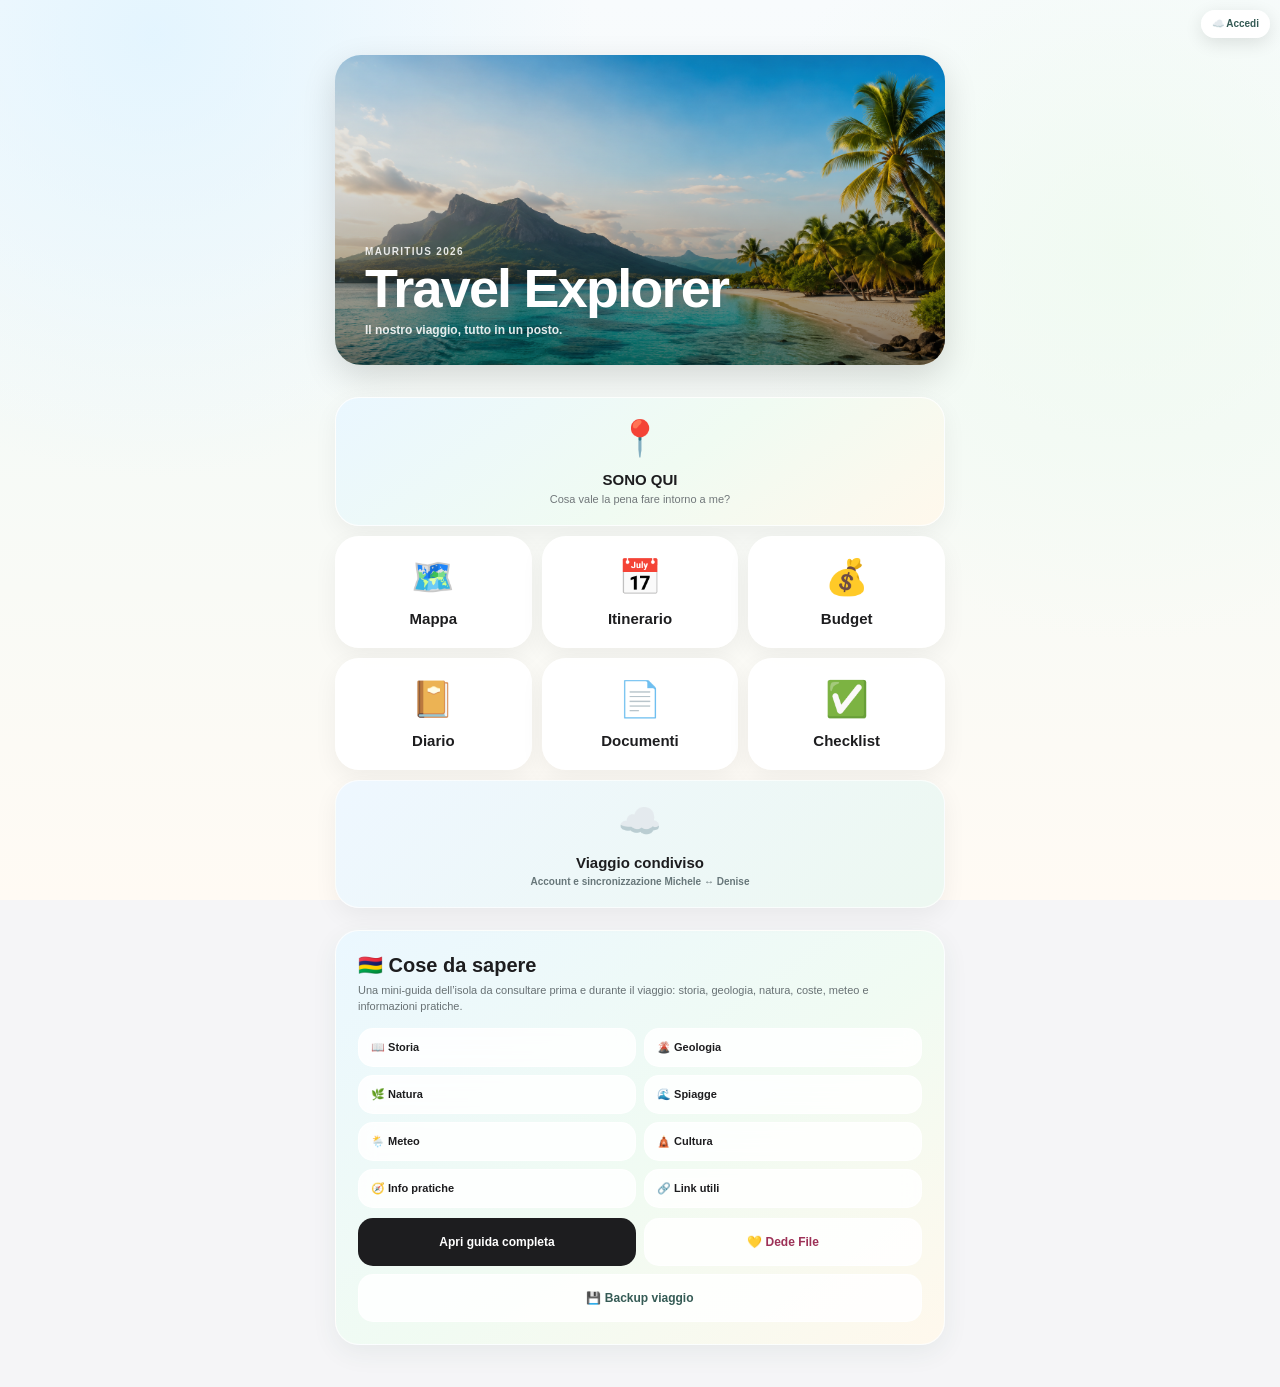
<file: index.html>
<!DOCTYPE html>
<html lang="it">
<head>
    <meta charset="UTF-8">
    <meta name="viewport" content="width=device-width, initial-scale=1.0">
    <title>Travel Explorer</title>
    <meta name="theme-color" content="#0c6ea8">
    <link rel="manifest" href="manifest.json">
    <link rel="apple-touch-icon" href="icons/apple-touch-icon.png">
    <link rel="icon" href="icons/favicon-64.png">
    <link rel="stylesheet" href="style.css">

    <style>
        :root {
            --soft-blue: #eaf7ff;
            --soft-green: #f0fbf2;
            --soft-cream: #fff8ec;
            --surface: rgba(255,255,255,.90);
            --surface-strong: #ffffff;
            --text: #1d1d1f;
            --muted: #77777c;
            --shadow: 0 6px 22px rgba(0,0,0,.055);
        }

        * {
            box-sizing: border-box;
        }

        html {
            background: #f5f5f7;
        }

        body {
            min-height: 100vh;
            margin: 0;
            color: var(--text);
            background:
                radial-gradient(circle at 12% 4%, rgba(222,243,255,.78), transparent 31%),
                radial-gradient(circle at 88% 28%, rgba(238,250,239,.76), transparent 30%),
                linear-gradient(
                    180deg,
                    #f8fbfd 0%,
                    #f6faf7 48%,
                    #fffaf4 100%
                );
            background-attachment: fixed;
        }

        .app {
            padding-bottom: 42px;
        }

        /* HERO ------------------------------------------------ */

        .home-hero {
            position: relative;
            width: 100%;
            min-height: 245px;
            margin-bottom: 18px;
            border-radius: 26px;
            overflow: hidden;
            background-image: url("assets/mauritius-hero.png");
            background-size: cover;
            background-position: center 54%;
            box-shadow: 0 12px 34px rgba(0,0,0,.14);
        }

        .home-hero-overlay {
            position: absolute;
            inset: 0;
            background:
                linear-gradient(
                    180deg,
                    rgba(0,0,0,.06) 0%,
                    rgba(0,0,0,.12) 38%,
                    rgba(0,0,0,.50) 100%
                );
        }

        .home-hero-content {
            position: absolute;
            left: 22px;
            right: 22px;
            bottom: 22px;
            z-index: 2;
            color: white;
        }

        .home-hero-kicker {
            margin-bottom: 5px;
            font-size: 10px;
            font-weight: 800;
            letter-spacing: 1.3px;
            opacity: .86;
        }

        .home-hero h1 {
            margin: 0;
            color: white;
            font-size: clamp(34px, 9vw, 54px);
            line-height: .98;
            letter-spacing: -1.8px;
            text-shadow: 0 2px 16px rgba(0,0,0,.28);
        }

        .home-hero p {
            margin: 8px 0 0;
            color: rgba(255,255,255,.88);
            font-size: 12px;
            font-weight: 600;
        }

        /* MENU ------------------------------------------------ */

        .menu {
            gap: 10px;
        }

        .menu .card {
            min-height: 94px;
            border: 1px solid rgba(255,255,255,.70);
            background: rgba(255,255,255,.92);
            box-shadow: 0 8px 24px rgba(0,0,0,.055);
            backdrop-filter: blur(12px);
            -webkit-backdrop-filter: blur(12px);
            transition:
                transform .18s ease,
                box-shadow .18s ease;
        }

        .menu .card:active {
            transform: scale(.985);
        }

        .module-card {
            text-decoration: none;
            color: inherit;
        }

        .module-card span {
            color: var(--text);
        }

        /* Card importanti con la stessa palette della guida */
        .quick-here {
            background:
                linear-gradient(
                    145deg,
                    var(--soft-blue) 0%,
                    var(--soft-green) 55%,
                    var(--soft-cream) 100%
                ) !important;
            border: 1px solid rgba(255,255,255,.82) !important;
        }

        .quick-here {
            grid-column: 1 / -1;
            min-height: 102px !important;
            color: var(--text);
        }

        .quick-here span {
            color: var(--text);
        }

        .quick-here small {
            display: block;
            margin-top: 5px;
            color: #71777a;
            font-size: 11px;
            font-weight: 500;
        }

        .sync-home {
            grid-column: 1 / -1;
            min-height: 86px !important;
            background: linear-gradient(135deg, #eef7ff, #edf8f1) !important;
        }

        .sync-home small {
            display: block;
            margin-top: 5px;
            color: #68777a;
            font-size: 10px;
            font-weight: 550;
        }

        /* GUIDA HOME ----------------------------------------- */

        .home-guide {
            margin-top: 22px;
            padding: 19px;
            border: 1px solid rgba(255,255,255,.76);
            border-radius: 24px;
            background:
                linear-gradient(
                    145deg,
                    rgba(234,247,255,.96) 0%,
                    rgba(240,251,242,.96) 55%,
                    rgba(255,248,236,.96) 100%
                );
            box-shadow: 0 8px 26px rgba(48,86,76,.07);
        }

        .home-guide h3 {
            margin: 0 0 5px;
            font-size: 20px;
        }

        .home-guide > p {
            margin: 0 0 13px;
            color: #687174;
            font-size: 11px;
            line-height: 1.48;
        }

        .guide-grid {
            display: grid;
            grid-template-columns: 1fr 1fr;
            gap: 8px;
        }

        .guide-chip {
            display: block;
            padding: 12px;
            border: 1px solid rgba(255,255,255,.78);
            border-radius: 15px;
            background: rgba(255,255,255,.86);
            color: #1d1d1f;
            text-decoration: none;
            font-size: 11px;
            font-weight: 750;
            backdrop-filter: blur(8px);
            -webkit-backdrop-filter: blur(8px);
        }

        .guide-footer {
            display: grid;
            grid-template-columns: 1fr 1fr;
            gap: 8px;
            margin-top: 10px;
        }

        .guide-button {
            display: flex;
            align-items: center;
            justify-content: center;
            min-height: 48px;
            border-radius: 15px;
            text-decoration: none;
            font-size: 12px;
            font-weight: 800;
        }

        .guide-button.primary {
            background: #1d1d1f;
            color: white;
        }

        .guide-button.dede {
            background: rgba(255,255,255,.86);
            color: #9d3157;
            border: 1px solid rgba(255,255,255,.72);
        }
        .guide-button.backup {
            margin-top: 8px;
            background: rgba(255,255,255,.86);
            color: #355b55;
            border: 1px solid rgba(255,255,255,.72);
        }


        @media (min-width: 650px) {
            .home-hero {
                min-height: 310px;
            }

            .home-hero-content {
                left: 30px;
                bottom: 28px;
            }

            .home-guide {
                padding: 22px;
            }
        }
    </style>
</head>

<body>

<div class="app">

    <section class="home-hero">
        <div class="home-hero-overlay"></div>

        <div class="home-hero-content">
            <div class="home-hero-kicker">MAURITIUS 2026</div>
            <h1>Travel Explorer</h1>
            <p>Il nostro viaggio, tutto in un posto.</p>
        </div>
    </section>

    <div class="menu">

        <a href="here.html" class="card quick-here">
            📍
            <span>SONO QUI</span>
            <small>Cosa vale la pena fare intorno a me?</small>
        </a>

        <a href="map.html" class="card module-card">
            🗺️
            <span>Mappa</span>
        </a>

        <a href="itinerary.html" class="card module-card">
            📅
            <span>Itinerario</span>
        </a>

        <a href="budget.html" class="card module-card">
            💰
            <span>Budget</span>
        </a>

        <a href="diary.html" class="card module-card">
            📔
            <span>Diario</span>
        </a>

        <a href="documents.html" class="card module-card">
            📄
            <span>Documenti</span>
        </a>

        <a href="checklist.html" class="card module-card">
            ✅
            <span>Checklist</span>
        </a>

        <a href="sync.html" class="card module-card sync-home">
            ☁️
            <span>Viaggio condiviso</span>
            <small>Account e sincronizzazione Michele ↔ Denise</small>
        </a>

    </div>

    <section class="home-guide">
        <h3>🇲🇺 Cose da sapere</h3>
        <p>
            Una mini-guida dell’isola da consultare prima e durante il viaggio:
            storia, geologia, natura, coste, meteo e informazioni pratiche.
        </p>

        <div class="guide-grid">
            <a href="mauritius-info.html#storia" class="guide-chip">📖 Storia</a>
            <a href="mauritius-info.html#geologia" class="guide-chip">🌋 Geologia</a>
            <a href="mauritius-info.html#natura" class="guide-chip">🌿 Natura</a>
            <a href="mauritius-info.html#spiagge" class="guide-chip">🌊 Spiagge</a>
            <a href="mauritius-info.html#meteo" class="guide-chip">🌦️ Meteo</a>
            <a href="mauritius-info.html#cultura" class="guide-chip">🛕 Cultura</a>
            <a href="mauritius-info.html#pratico" class="guide-chip">🧭 Info pratiche</a>
            <a href="mauritius-info.html#link" class="guide-chip">🔗 Link utili</a>
        </div>

        <div class="guide-footer">
            <a href="mauritius-info.html" class="guide-button primary">
                Apri guida completa
            </a>

            <a href="dede.html" class="guide-button dede">
                💛 Dede File
            </a>
        </div>

        <a href="backup.html" class="guide-button backup">
            💾 Backup viaggio
        </a>
    </section>

</div>

<script src="vendor/supabase.min.js"></script>
<script src="sync-config.js"></script>
<script src="travel-store.js"></script>
<script src="travel-sync.js"></script>
<script src="pwa-register.js"></script>
</body>
</html>
</file>
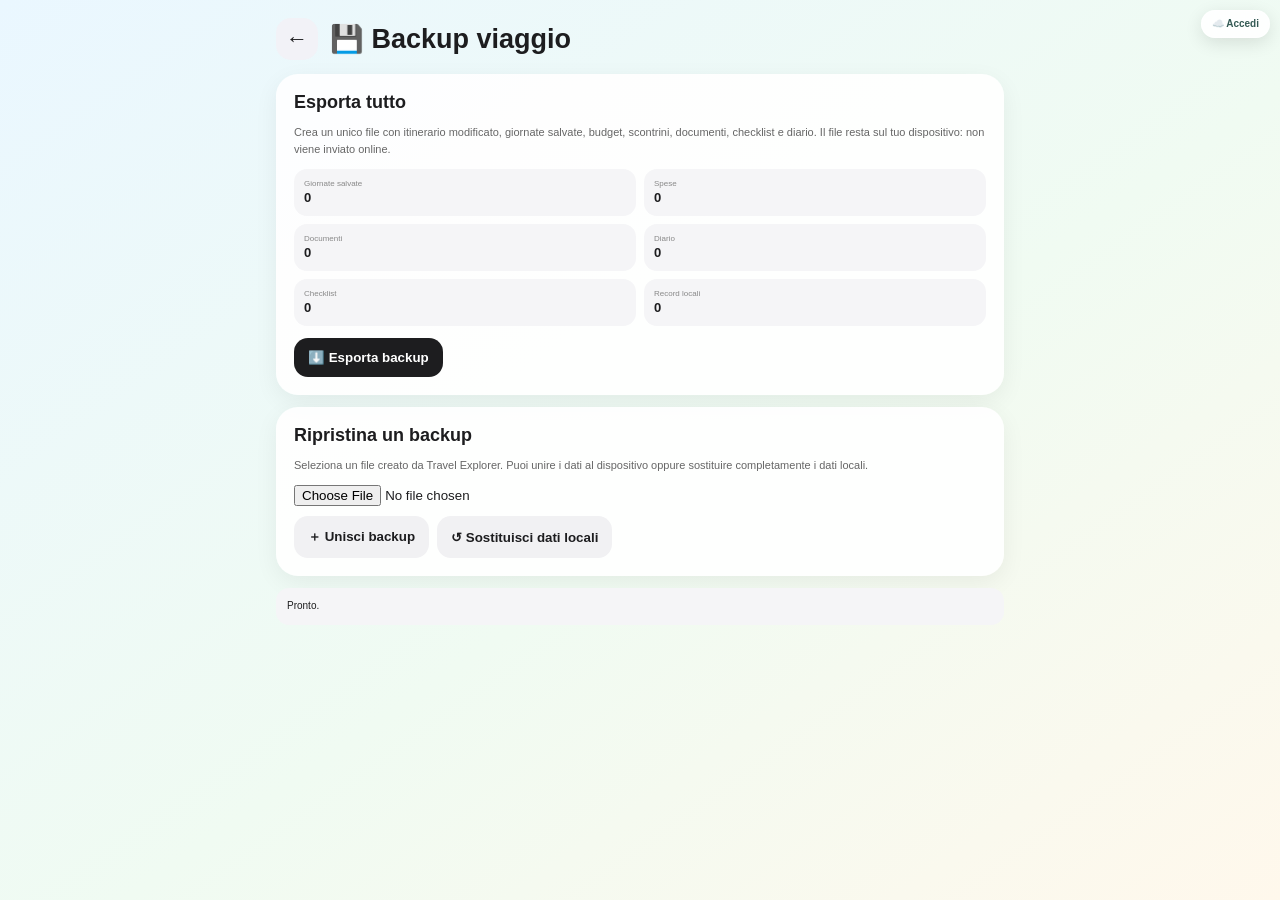
<file: backup.html>
<!DOCTYPE html>
<html lang="it">
<head>
<meta charset="UTF-8">
<meta name="viewport" content="width=device-width, initial-scale=1.0, viewport-fit=cover">
<meta name="theme-color" content="#0c6ea8">
<link rel="manifest" href="manifest.json">
<link rel="apple-touch-icon" href="icons/apple-touch-icon.png">
<link rel="icon" href="icons/favicon-64.png">
<title>Backup viaggio | Travel Explorer</title>
<link rel="stylesheet" href="style.css">
<style>
body{margin:0;background:linear-gradient(145deg,#eaf7ff 0%,#f0fbf2 55%,#fff8ec 100%);min-height:100vh}
.page{max-width:760px;margin:0 auto;padding:18px 16px 70px}.head{display:flex;align-items:center;gap:12px;margin-bottom:14px}.head h1{margin:0;font-size:27px}.panel{background:rgba(255,255,255,.92);border-radius:22px;padding:18px;margin-bottom:12px;box-shadow:0 7px 24px rgba(0,0,0,.06)}.panel h2{margin:0 0 7px;font-size:18px}.panel p,.panel li{color:#666;font-size:11px;line-height:1.55}.button-row{display:flex;flex-wrap:wrap;gap:8px}.backup-button{border:0;border-radius:14px;padding:12px 14px;font-weight:800;cursor:pointer;background:#1d1d1f;color:white}.backup-button.secondary{background:#f1f1f3;color:#1d1d1f}.file{display:block;width:100%;margin:10px 0}.status{padding:11px;border-radius:13px;background:#f5f5f7;font-size:10px;line-height:1.45}.danger{color:#8d3f32}.summary{display:grid;grid-template-columns:1fr 1fr;gap:8px;margin-top:10px}.summary div{background:#f5f5f7;border-radius:13px;padding:10px}.summary span{display:block;font-size:8px;color:#888}.summary strong{font-size:13px}
</style>
</head>
<body>
<div class="page">
<header class="head"><a class="back-button" href="index.html">←</a><h1>💾 Backup viaggio</h1></header>
<section class="panel">
<h2>Esporta tutto</h2>
<p>Crea un unico file con itinerario modificato, giornate salvate, budget, scontrini, documenti, checklist e diario. Il file resta sul tuo dispositivo: non viene inviato online.</p>
<div id="backup-summary" class="summary"></div>
<div class="button-row" style="margin-top:12px"><button id="export-backup" class="backup-button">⬇️ Esporta backup</button></div>
</section>
<section class="panel">
<h2>Ripristina un backup</h2>
<p>Seleziona un file creato da Travel Explorer. Puoi unire i dati al dispositivo oppure sostituire completamente i dati locali.</p>
<input id="backup-file" class="file" type="file" accept="application/json,.json">
<div class="button-row"><button id="import-merge" class="backup-button secondary">＋ Unisci backup</button><button id="import-replace" class="backup-button secondary danger">↺ Sostituisci dati locali</button></div>
</section>
<div id="backup-status" class="status">Pronto.</div>
</div>
<script src="vendor/supabase.min.js"></script>
<script src="sync-config.js"></script>
<script src="travel-store.js"></script>
<script src="travel-sync.js"></script>
<script src="backup.js"></script>
<script src="pwa-register.js"></script>
</body>
</html>
</file>
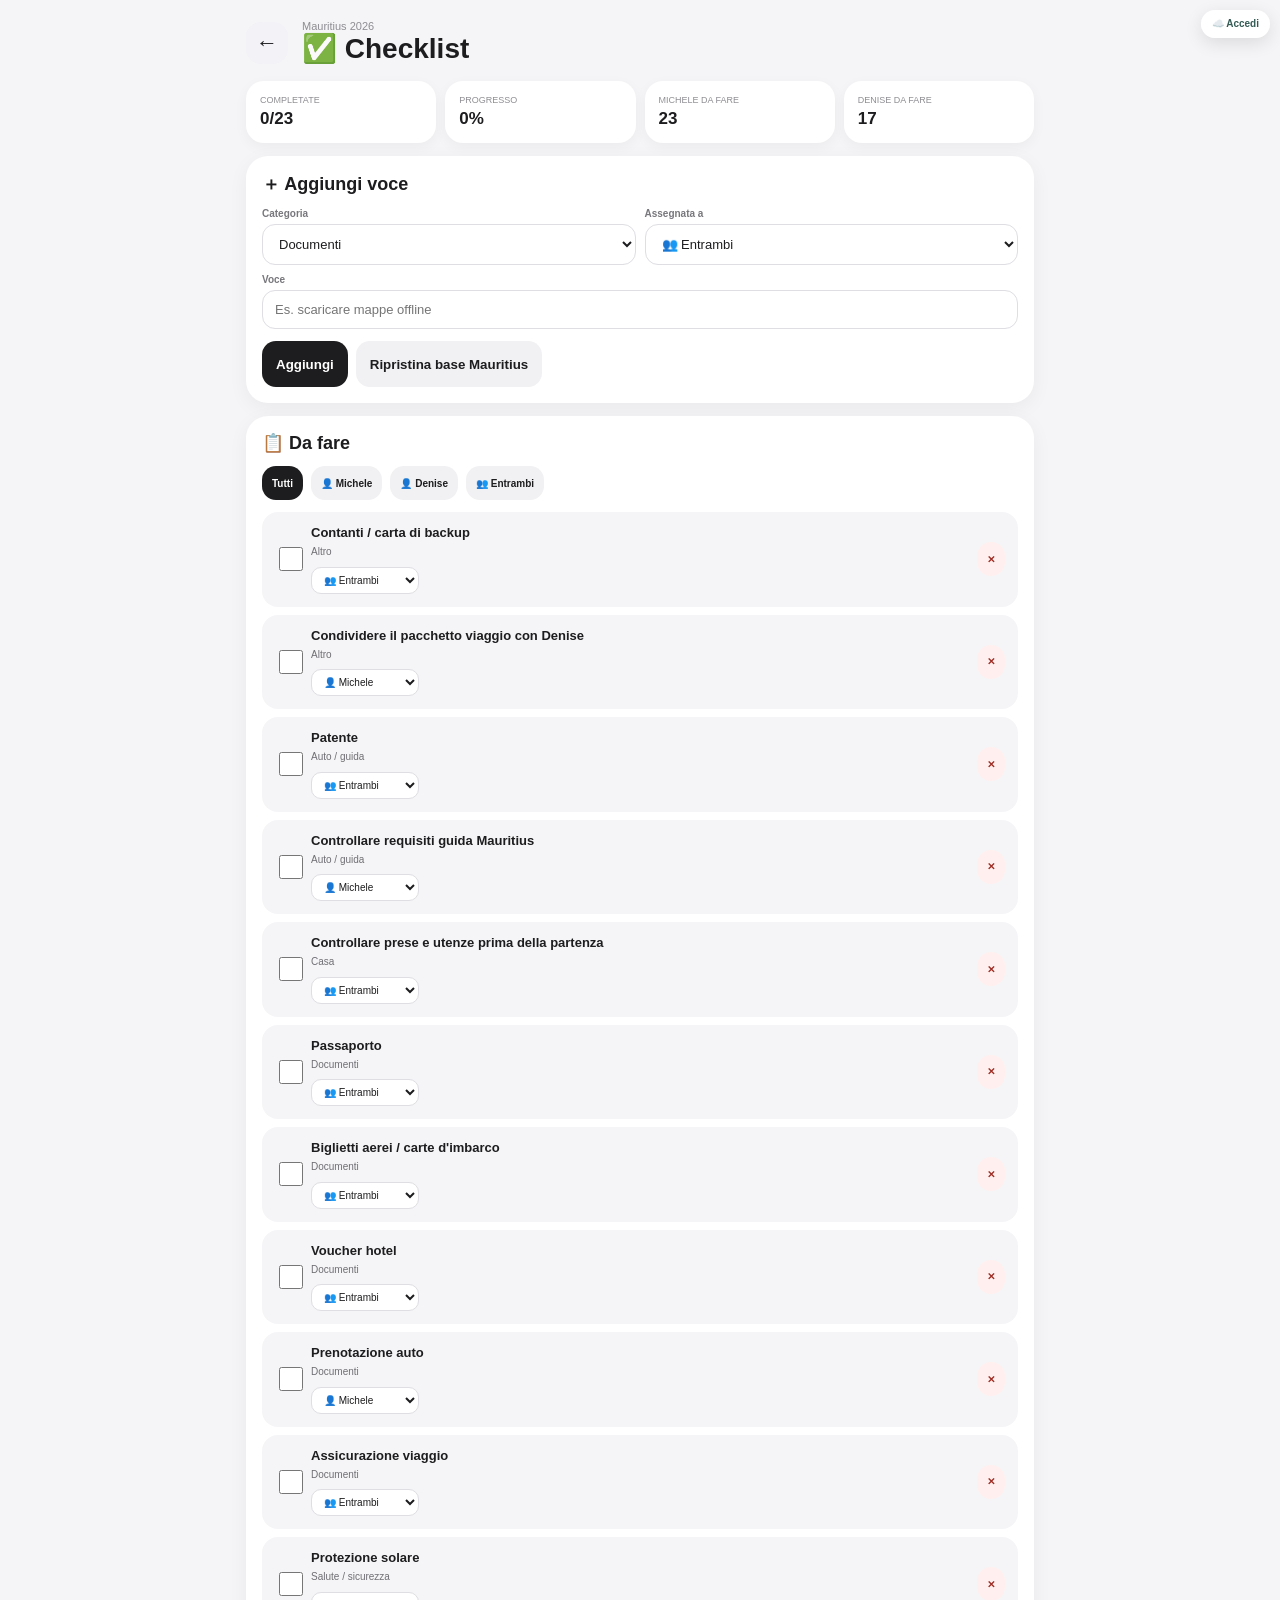
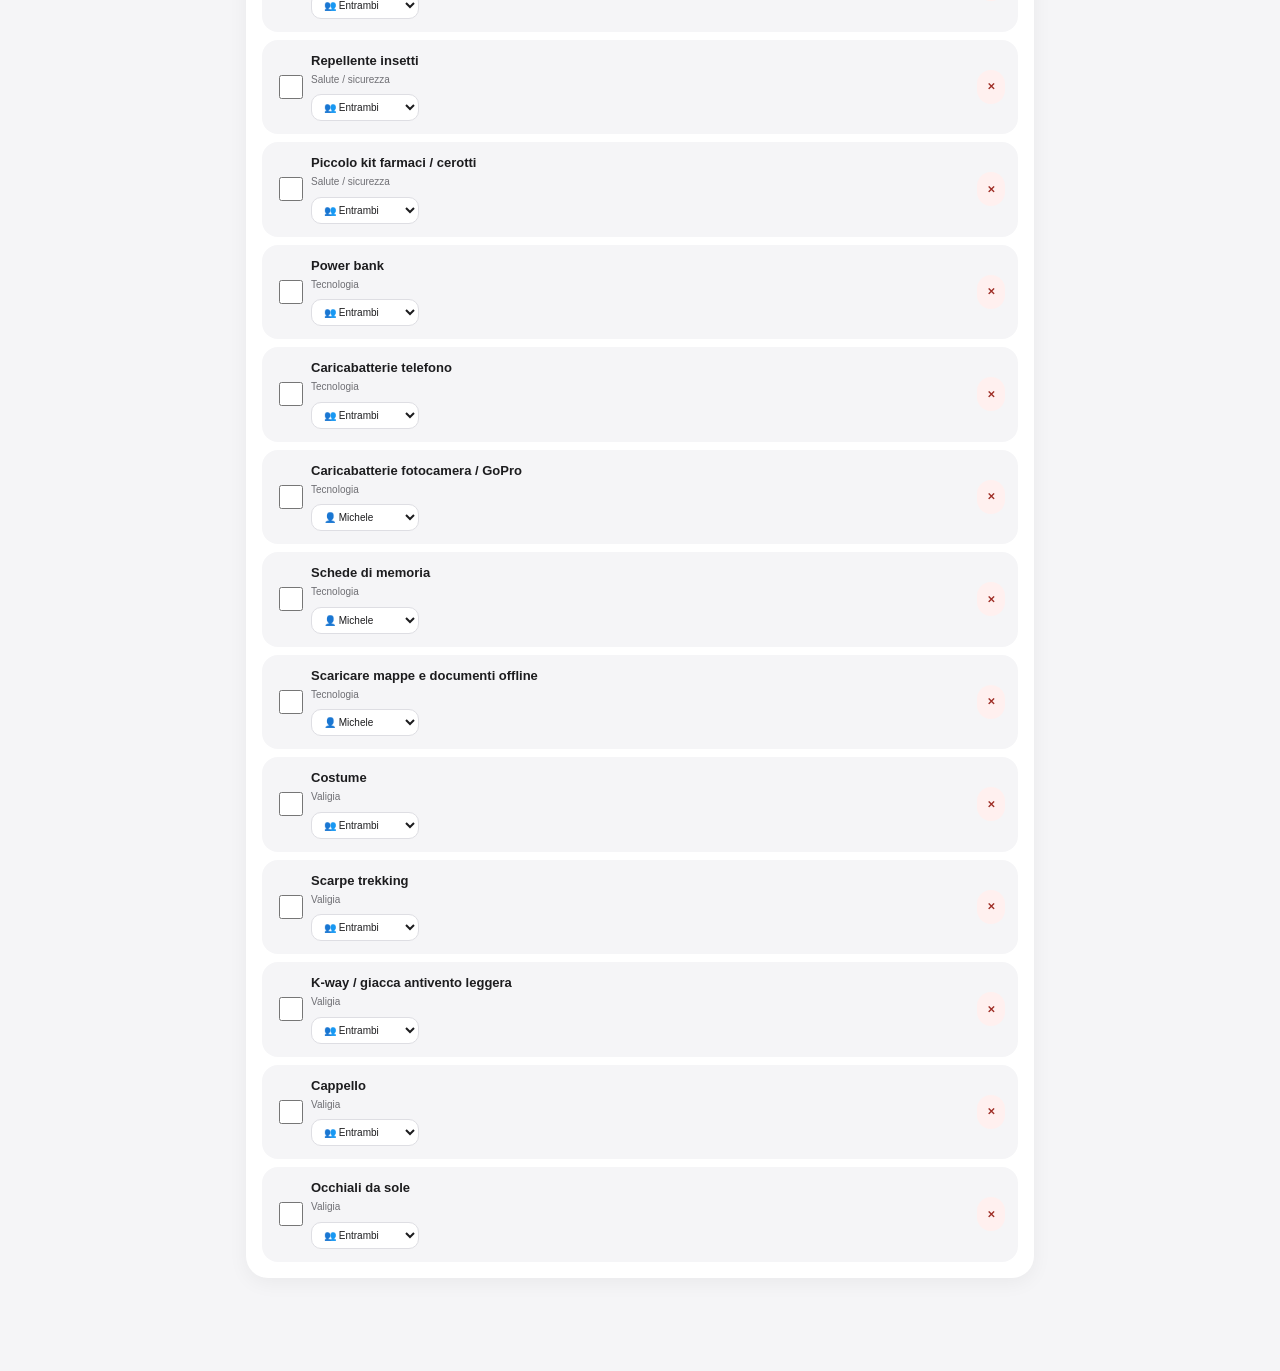
<file: checklist.html>
<!DOCTYPE html>
<html lang="it">
<head>
    <meta charset="UTF-8">
    <meta name="viewport" content="width=device-width, initial-scale=1.0">
    <title>Checklist | Travel Explorer</title>
    <meta name="theme-color" content="#0c6ea8">
    <link rel="manifest" href="manifest.json">
    <link rel="apple-touch-icon" href="icons/apple-touch-icon.png">
    <link rel="icon" href="icons/favicon-64.png">
    <link rel="stylesheet" href="style.css">
    <style>


        body {
            margin: 0;
            background: #f5f5f7;
            color: #1d1d1f;
            font-family: -apple-system, BlinkMacSystemFont, "Segoe UI", sans-serif;
        }
        .module-page {
            max-width: 820px;
            margin: 0 auto;
            padding: 20px 16px 80px;
        }
        .module-header {
            display: flex;
            align-items: center;
            gap: 14px;
            margin-bottom: 16px;
        }
        .module-header h1 { margin: 0; font-size: 28px; }
        .module-kicker { color: #8e8e93; font-size: 11px; }
        .panel {
            background: white;
            border-radius: 22px;
            padding: 16px;
            margin-bottom: 13px;
            box-shadow: 0 5px 20px rgba(0,0,0,.05);
        }
        .panel h2 { margin: 0 0 12px; font-size: 18px; }
        .muted { color: #77777c; font-size: 11px; line-height: 1.45; }
        .grid-2 {
            display: grid;
            grid-template-columns: 1fr 1fr;
            gap: 9px;
        }
        .field { display: grid; gap: 5px; }
        .field label {
            color: #77777c;
            font-size: 10px;
            font-weight: 700;
        }
        input, select, textarea {
            width: 100%;
            box-sizing: border-box;
            border: 1px solid #dedee3;
            border-radius: 13px;
            background: white;
            padding: 11px 12px;
            font: inherit;
            font-size: 13px;
            color: #1d1d1f;
        }
        textarea { min-height: 100px; resize: vertical; }
        .button {
            min-height: 46px;
            border: 0;
            border-radius: 14px;
            background: #1d1d1f;
            color: white;
            font-weight: 800;
            cursor: pointer;
            padding: 0 14px;
        }
        .button.secondary { background: #f1f1f3; color: #1d1d1f; }
        .button.danger { background: #fff0ef; color: #9e2d25; }
        .button.small { min-height: 34px; padding: 0 10px; font-size: 10px; }
        .button-row {
            display: flex;
            flex-wrap: wrap;
            gap: 8px;
            margin-top: 12px;
        }
        .summary-grid {
            display: grid;
            grid-template-columns: repeat(2, minmax(0, 1fr));
            gap: 9px;
            margin-bottom: 13px;
        }
        .summary-card {
            background: white;
            border-radius: 18px;
            padding: 14px;
            box-shadow: 0 4px 14px rgba(0,0,0,.045);
        }
        .summary-card span {
            display: block;
            color: #8e8e93;
            font-size: 9px;
            margin-bottom: 4px;
        }
        .summary-card strong { display: block; font-size: 17px; }
        .empty {
            padding: 15px;
            border-radius: 14px;
            background: #f5f5f7;
            color: #77777c;
            font-size: 11px;
            line-height: 1.45;
        }
        .item-list { display: grid; gap: 8px; }
        .item-card {
            padding: 13px;
            border-radius: 16px;
            background: #f5f5f7;
        }
        .item-top {
            display: flex;
            justify-content: space-between;
            align-items: flex-start;
            gap: 10px;
        }
        .item-card h3 { margin: 0; font-size: 13px; }
        .item-card p {
            margin: 5px 0 0;
            color: #6f6f74;
            font-size: 10px;
            line-height: 1.45;
        }
        .tag-row {
            display: flex;
            flex-wrap: wrap;
            gap: 5px;
            margin-top: 8px;
        }
        .tag {
            padding: 5px 7px;
            border-radius: 9px;
            background: white;
            color: #5e5e63;
            font-size: 9px;
            font-weight: 700;
            border: 0;
            text-decoration: none;
            cursor: pointer;
        }
        .section-note {
            margin-top: 8px;
            color: #8e8e93;
            font-size: 9px;
        }
        @media (min-width: 620px) {
            .summary-grid {
                grid-template-columns: repeat(4, minmax(0, 1fr));
            }
        }

    
        .check-row {
            display: grid;
            grid-template-columns: 28px 1fr auto;
            gap: 8px;
            align-items: center;
        }
        .check-toggle {
            width: 24px;
            height: 24px;
            accent-color: #1d1d1f;
        }
        .done-text {
            text-decoration: line-through;
            color: #9a9a9f;
        }

        .owner-select {
            width: auto;
            min-width: 108px;
            padding: 6px 8px;
            border-radius: 10px;
            font-size: 10px;
            background: white;
        }

        .check-filter.active {
            background: #1d1d1f;
            color: white;
        }
    </style>
</head>
<body>
<div class="module-page">

    <header class="module-header">
        <a href="index.html" class="back-button">←</a>
        <div>
            <div class="module-kicker">Mauritius 2026</div>
            <h1>✅ Checklist</h1>
        </div>
    </header>

    <section id="check-summary" class="summary-grid"></section>

    <section class="panel">
        <h2>＋ Aggiungi voce</h2>

        <div class="grid-2">
            <div class="field">
                <label>Categoria</label>
                <select id="check-category">
                    <option>Documenti</option>
                    <option>Valigia</option>
                    <option>Tecnologia</option>
                    <option>Salute / sicurezza</option>
                    <option>Auto / guida</option>
                    <option>Casa</option>
                    <option>Altro</option>
                </select>
            </div>

            <div class="field">
                <label>Assegnata a</label>
                <select id="check-owner">
                    <option value="shared">👥 Entrambi</option>
                    <option value="michele">👤 Michele</option>
                    <option value="denise">👤 Denise</option>
                </select>
            </div>
        </div>

        <div class="field" style="margin-top:9px;">
            <label>Voce</label>
            <input id="check-text" type="text" placeholder="Es. scaricare mappe offline">
        </div>

        <div class="button-row">
            <button id="add-check" class="button">Aggiungi</button>
            <button id="reset-checklist" class="button secondary">Ripristina base Mauritius</button>
        </div>
    </section>

    <section class="panel">
        <h2>📋 Da fare</h2>

        <div class="button-row" style="margin-top:0;margin-bottom:12px;">
            <button class="button small secondary check-filter active" data-owner-filter="all">Tutti</button>
            <button class="button small secondary check-filter" data-owner-filter="michele">👤 Michele</button>
            <button class="button small secondary check-filter" data-owner-filter="denise">👤 Denise</button>
            <button class="button small secondary check-filter" data-owner-filter="shared">👥 Entrambi</button>
        </div>

        <div id="checklist" class="item-list"></div>
    </section>

</div>

<script src="vendor/supabase.min.js"></script>
<script src="sync-config.js"></script>
<script src="travel-store.js"></script>
<script src="travel-sync.js"></script>
<script src="checklist.js"></script>
<script src="pwa-register.js"></script>
</body>
</html
</file>
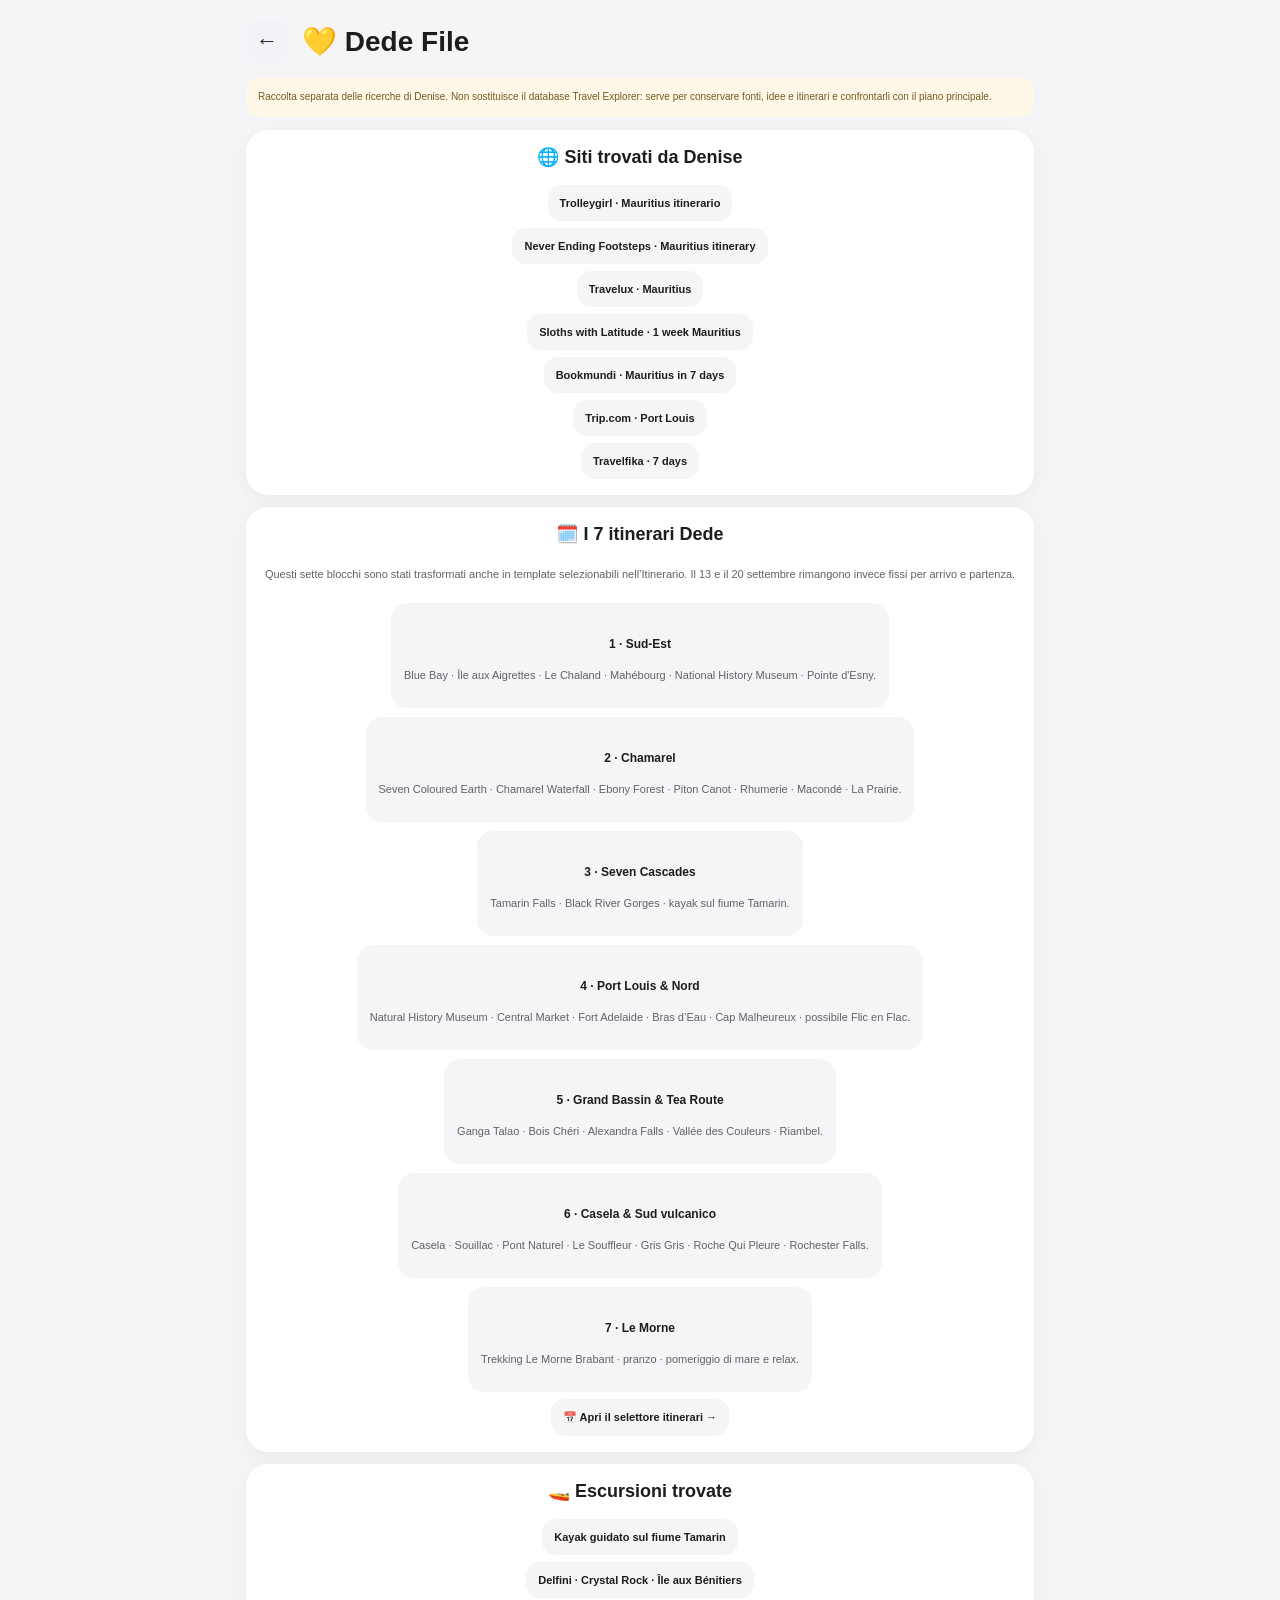
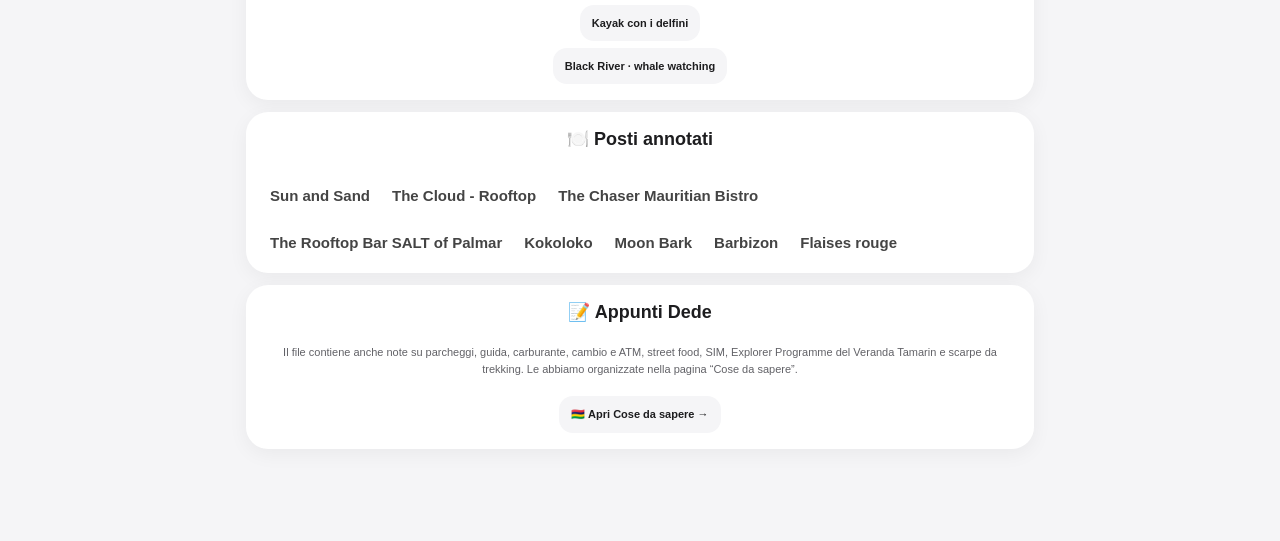
<file: dede.html>
<!DOCTYPE html>
<html lang="it">
<head>
    <meta charset="UTF-8">
    <meta name="viewport" content="width=device-width, initial-scale=1.0">
    <title>Dede File | Travel Explorer</title>
    <meta name="theme-color" content="#0c6ea8">
    <link rel="manifest" href="manifest.json">
    <link rel="apple-touch-icon" href="icons/apple-touch-icon.png">
    <link rel="icon" href="icons/favicon-64.png">
    <link rel="stylesheet" href="style.css">
    <style>
        body {
            margin: 0;
            background: #f5f5f7;
            color: #1d1d1f;
            font-family: -apple-system, BlinkMacSystemFont, "Segoe UI", sans-serif;
        }

        .page {
            max-width: 820px;
            margin: 0 auto;
            padding: 20px 16px 80px;
        }

        .header {
            display: flex;
            align-items: center;
            gap: 14px;
            margin-bottom: 16px;
        }

        .header h1 {
            margin: 0;
            font-size: 28px;
        }

        .card {
            padding: 16px;
            margin-bottom: 12px;
            border-radius: 22px;
            background: white;
            box-shadow: 0 5px 20px rgba(0,0,0,.05);
        }

        .card h2 {
            margin: 0 0 10px;
            font-size: 18px;
        }

        .card h3 {
            margin: 14px 0 6px;
            font-size: 14px;
        }

        .card p,
        .card li {
            color: #626267;
            font-size: 11px;
            line-height: 1.55;
        }

        .card ul {
            margin: 7px 0 0;
            padding-left: 20px;
        }

        .note {
            padding: 12px;
            border-radius: 14px;
            background: #fff8e8;
            color: #735c20;
            font-size: 10px;
            line-height: 1.45;
            margin-bottom: 13px;
        }

        .link-card {
            display: block;
            padding: 12px;
            margin-top: 7px;
            border-radius: 14px;
            background: #f5f5f7;
            color: #1d1d1f;
            text-decoration: none;
            font-size: 11px;
            font-weight: 700;
        }

        .day {
            padding: 13px;
            margin-top: 9px;
            border-radius: 16px;
            background: #f5f5f7;
        }

        .day strong {
            font-size: 12px;
        }

        .pill-row {
            display: flex;
            flex-wrap: wrap;
            gap: 6px;
            margin-top: 9px;
        }

        .pill {
            padding: 6px 8px;
            border-radius: 10px;
            background: white;
            font-size: 9px;
            font-weight: 700;
            color: #5d5d62;
        }
</style>
</head>
<body>
<div class="page">

    <header class="header">
        <a href="index.html" class="back-button">←</a>
        <h1>💛 Dede File</h1>
    </header>

    <div class="note">
        Raccolta separata delle ricerche di Denise. Non sostituisce il database Travel Explorer:
        serve per conservare fonti, idee e itinerari e confrontarli con il piano principale.
    </div>

    <section class="card">
        <h2>🌐 Siti trovati da Denise</h2>

        <a class="link-card" target="_blank" rel="noopener" href="https://www.trolleygirl.it/mauritius-itinerario-cosa-vedere/">Trolleygirl · Mauritius itinerario</a>
        <a class="link-card" target="_blank" rel="noopener" href="https://www.neverendingfootsteps.com/mauritius-itinerary/">Never Ending Footsteps · Mauritius itinerary</a>
        <a class="link-card" target="_blank" rel="noopener" href="https://www.travelux.io/africa/mauritius">Travelux · Mauritius</a>
        <a class="link-card" target="_blank" rel="noopener" href="https://slothswithlatitude.com/the-ultimate-1-week-mauritius-itinerary-perfected-by-the-sloths/">Sloths with Latitude · 1 week Mauritius</a>
        <a class="link-card" target="_blank" rel="noopener" href="https://www.bookmundi.com/ng/mauritius-in-7-days-recommended-7-day-itineraries-to-mauritius">Bookmundi · Mauritius in 7 days</a>
        <a class="link-card" target="_blank" rel="noopener" href="https://us.trip.com/moments/detail/port-louis-1637051-150217390/">Trip.com · Port Louis</a>
        <a class="link-card" target="_blank" rel="noopener" href="https://www.travelfika.com/tourism/mauritius/mauritius-itinerary-7-days">Travelfika · 7 days</a>
    </section>

    <section class="card">
        <h2>🗓️ I 7 itinerari Dede</h2>
        <p>
            Questi sette blocchi sono stati trasformati anche in template selezionabili nell’Itinerario.
            Il 13 e il 20 settembre rimangono invece fissi per arrivo e partenza.
        </p>

        <div class="day">
            <strong>1 · Sud-Est</strong>
            <p>Blue Bay · Île aux Aigrettes · Le Chaland · Mahébourg · National History Museum · Pointe d'Esny.</p>
        </div>

        <div class="day">
            <strong>2 · Chamarel</strong>
            <p>Seven Coloured Earth · Chamarel Waterfall · Ebony Forest · Piton Canot · Rhumerie · Macondé · La Prairie.</p>
        </div>

        <div class="day">
            <strong>3 · Seven Cascades</strong>
            <p>Tamarin Falls · Black River Gorges · kayak sul fiume Tamarin.</p>
        </div>

        <div class="day">
            <strong>4 · Port Louis & Nord</strong>
            <p>Natural History Museum · Central Market · Fort Adelaide · Bras d’Eau · Cap Malheureux · possibile Flic en Flac.</p>
        </div>

        <div class="day">
            <strong>5 · Grand Bassin & Tea Route</strong>
            <p>Ganga Talao · Bois Chéri · Alexandra Falls · Vallée des Couleurs · Riambel.</p>
        </div>

        <div class="day">
            <strong>6 · Casela & Sud vulcanico</strong>
            <p>Casela · Souillac · Pont Naturel · Le Souffleur · Gris Gris · Roche Qui Pleure · Rochester Falls.</p>
        </div>

        <div class="day">
            <strong>7 · Le Morne</strong>
            <p>Trekking Le Morne Brabant · pranzo · pomeriggio di mare e relax.</p>
        </div>

        <a class="link-card" href="itinerary.html">📅 Apri il selettore itinerari →</a>
    </section>

    <section class="card">
        <h2>🚤 Escursioni trovate</h2>

        <a class="link-card" target="_blank" rel="noopener" href="https://www.getyourguide.com/it-it/tamarino-l110542/mauritius-tour-guidato-in-kayak-sul-fiume-tamarin-t430962/">Kayak guidato sul fiume Tamarin</a>

        <a class="link-card" target="_blank" rel="noopener" href="https://www.getyourguide.com/it-it/tamarino-l110542/ovest-snorkeling-con-i-delfini-crystal-rock-pranzo-all-ile-aux-benitiers-t453948/">Delfini · Crystal Rock · Île aux Bénitiers</a>

        <a class="link-card" target="_blank" rel="noopener" href="https://www.getyourguide.com/it-it/tamarino-l110542/tamarin-tour-guidato-in-kayak-con-i-delfini-t433933/">Kayak con i delfini</a>

        <a class="link-card" target="_blank" rel="noopener" href="https://www.getyourguide.com/it-it/grande-riviere-noire-l110567/black-river-tour-in-barca-per-l-osservazione-balene-t942792/">Black River · whale watching</a>
    </section>

    <section class="card">
        <h2>🍽️ Posti annotati</h2>
        <div class="pill-row">
            <span class="pill">Sun and Sand</span>
            <span class="pill">The Cloud - Rooftop</span>
            <span class="pill">The Chaser Mauritian Bistro</span>
            <span class="pill">The Rooftop Bar SALT of Palmar</span>
            <span class="pill">Kokoloko</span>
            <span class="pill">Moon Bark</span>
            <span class="pill">Barbizon</span>
            <span class="pill">Flaises rouge</span>
        </div>
    </section>

    <section class="card">
        <h2>📝 Appunti Dede</h2>
        <p>
            Il file contiene anche note su parcheggi, guida, carburante, cambio e ATM,
            street food, SIM, Explorer Programme del Veranda Tamarin e scarpe da trekking.
            Le abbiamo organizzate nella pagina “Cose da sapere”.
        </p>
        <a class="link-card" href="mauritius-info.html">🇲🇺 Apri Cose da sapere →</a>
    </section>

</div>
<script src="pwa-register.js"></script>
</body>
</html>
</file>
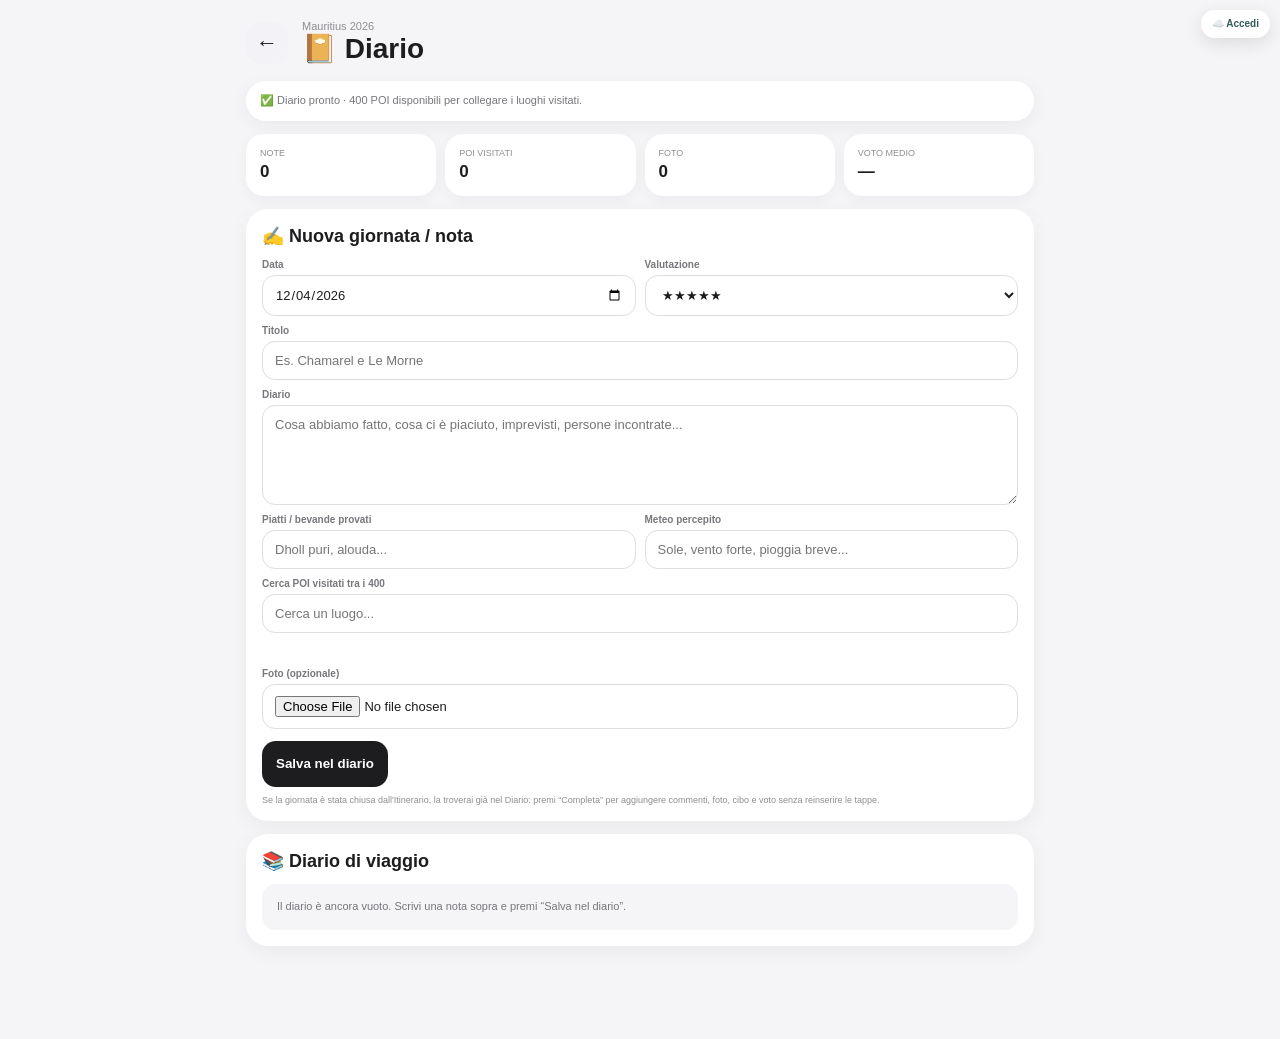
<file: diary.html>
<!DOCTYPE html>
<html lang="it">
<head>
    <meta charset="UTF-8">
    <meta name="viewport" content="width=device-width, initial-scale=1.0">
    <title>Diario | Travel Explorer</title>
    <meta name="theme-color" content="#0c6ea8">
    <link rel="manifest" href="manifest.json">
    <link rel="apple-touch-icon" href="icons/apple-touch-icon.png">
    <link rel="icon" href="icons/favicon-64.png">
    <link rel="stylesheet" href="style.css">
    <style>


        body {
            margin: 0;
            background: #f5f5f7;
            color: #1d1d1f;
            font-family: -apple-system, BlinkMacSystemFont, "Segoe UI", sans-serif;
        }
        .module-page {
            max-width: 820px;
            margin: 0 auto;
            padding: 20px 16px 80px;
        }
        .module-header {
            display: flex;
            align-items: center;
            gap: 14px;
            margin-bottom: 16px;
        }
        .module-header h1 { margin: 0; font-size: 28px; }
        .module-kicker { color: #8e8e93; font-size: 11px; }
        .panel {
            background: white;
            border-radius: 22px;
            padding: 16px;
            margin-bottom: 13px;
            box-shadow: 0 5px 20px rgba(0,0,0,.05);
        }
        .panel h2 { margin: 0 0 12px; font-size: 18px; }
        .muted { color: #77777c; font-size: 11px; line-height: 1.45; }
        .grid-2 {
            display: grid;
            grid-template-columns: 1fr 1fr;
            gap: 9px;
        }
        .field { display: grid; gap: 5px; }
        .field label {
            color: #77777c;
            font-size: 10px;
            font-weight: 700;
        }
        input, select, textarea {
            width: 100%;
            box-sizing: border-box;
            border: 1px solid #dedee3;
            border-radius: 13px;
            background: white;
            padding: 11px 12px;
            font: inherit;
            font-size: 13px;
            color: #1d1d1f;
        }
        textarea { min-height: 100px; resize: vertical; }
        .button {
            min-height: 46px;
            border: 0;
            border-radius: 14px;
            background: #1d1d1f;
            color: white;
            font-weight: 800;
            cursor: pointer;
            padding: 0 14px;
        }
        .button.secondary { background: #f1f1f3; color: #1d1d1f; }
        .button.danger { background: #fff0ef; color: #9e2d25; }
        .button.small { min-height: 34px; padding: 0 10px; font-size: 10px; }
        .button-row {
            display: flex;
            flex-wrap: wrap;
            gap: 8px;
            margin-top: 12px;
        }
        .summary-grid {
            display: grid;
            grid-template-columns: repeat(2, minmax(0, 1fr));
            gap: 9px;
            margin-bottom: 13px;
        }
        .summary-card {
            background: white;
            border-radius: 18px;
            padding: 14px;
            box-shadow: 0 4px 14px rgba(0,0,0,.045);
        }
        .summary-card span {
            display: block;
            color: #8e8e93;
            font-size: 9px;
            margin-bottom: 4px;
        }
        .summary-card strong { display: block; font-size: 17px; }
        .empty {
            padding: 15px;
            border-radius: 14px;
            background: #f5f5f7;
            color: #77777c;
            font-size: 11px;
            line-height: 1.45;
        }
        .item-list { display: grid; gap: 8px; }
        .item-card {
            padding: 13px;
            border-radius: 16px;
            background: #f5f5f7;
        }
        .item-top {
            display: flex;
            justify-content: space-between;
            align-items: flex-start;
            gap: 10px;
        }
        .item-card h3 { margin: 0; font-size: 13px; }
        .item-card p {
            margin: 5px 0 0;
            color: #6f6f74;
            font-size: 10px;
            line-height: 1.45;
        }
        .tag-row {
            display: flex;
            flex-wrap: wrap;
            gap: 5px;
            margin-top: 8px;
        }
        .tag {
            padding: 5px 7px;
            border-radius: 9px;
            background: white;
            color: #5e5e63;
            font-size: 9px;
            font-weight: 700;
            border: 0;
            text-decoration: none;
            cursor: pointer;
        }
        .section-note {
            margin-top: 8px;
            color: #8e8e93;
            font-size: 9px;
        }
        @media (min-width: 620px) {
            .summary-grid {
                grid-template-columns: repeat(4, minmax(0, 1fr));
            }
        }

    
        .poi-search-results {
            display: grid;
            gap: 6px;
            margin-top: 8px;
            max-height: 240px;
            overflow-y: auto;
        }
        .poi-search-button {
            border: 0;
            border-radius: 12px;
            background: #f5f5f7;
            padding: 10px;
            text-align: left;
            cursor: pointer;
        }
        .selected-pois {
            display: flex;
            flex-wrap: wrap;
            gap: 6px;
            margin-top: 8px;
        }
        .rating {
            font-size: 13px;
            letter-spacing: 1px;
        }
    </style>
</head>
<body>
<div class="module-page">

    <header class="module-header">
        <a href="index.html" class="back-button">←</a>
        <div>
            <div class="module-kicker">Mauritius 2026</div>
            <h1>📔 Diario</h1>
        </div>
    </header>

    <div id="diary-status" class="panel" style="padding:12px 14px;">
        <div class="muted">Avvio diario…</div>
    </div>

    <section id="diary-summary" class="summary-grid"></section>

    <section class="panel">
        <h2>✍️ Nuova giornata / nota</h2>

        <div class="grid-2">
            <div class="field">
                <label>Data</label>
                <input id="diary-date" type="date">
            </div>

            <div class="field">
                <label>Valutazione</label>
                <select id="diary-rating">
                    <option value="5">★★★★★</option>
                    <option value="4">★★★★☆</option>
                    <option value="3">★★★☆☆</option>
                    <option value="2">★★☆☆☆</option>
                    <option value="1">★☆☆☆☆</option>
                </select>
            </div>
        </div>

        <div class="field" style="margin-top:9px;">
            <label>Titolo</label>
            <input id="diary-title" type="text" placeholder="Es. Chamarel e Le Morne">
        </div>

        <div class="field" style="margin-top:9px;">
            <label>Diario</label>
            <textarea id="diary-text" placeholder="Cosa abbiamo fatto, cosa ci è piaciuto, imprevisti, persone incontrate..."></textarea>
        </div>

        <div class="grid-2" style="margin-top:9px;">
            <div class="field">
                <label>Piatti / bevande provati</label>
                <input id="diary-food" type="text" placeholder="Dholl puri, alouda...">
            </div>

            <div class="field">
                <label>Meteo percepito</label>
                <input id="diary-weather" type="text" placeholder="Sole, vento forte, pioggia breve...">
            </div>
        </div>

        <div class="field" style="margin-top:9px;">
            <label>Cerca POI visitati tra i 400</label>
            <input id="poi-search" type="search" placeholder="Cerca un luogo...">
            <div id="poi-search-results" class="poi-search-results"></div>
            <div id="selected-pois" class="selected-pois"></div>
        </div>

        <div class="field" style="margin-top:9px;">
            <label>Foto (opzionale)</label>
            <input id="diary-photo" type="file" accept="image/*">
        </div>

        <div class="button-row">
            <button id="save-diary-entry" class="button">Salva nel diario</button>
            <button id="cancel-diary-edit" class="button secondary" type="button" style="display:none;">Annulla modifica</button>
        </div>
        <div class="section-note">Se la giornata è stata chiusa dall'Itinerario, la troverai già nel Diario: premi “Completa” per aggiungere commenti, foto, cibo e voto senza reinserire le tappe.</div>
    </section>

    <section class="panel">
        <h2>📚 Diario di viaggio</h2>
        <div id="diary-list" class="item-list"></div>
    </section>

</div>

<script src="vendor/supabase.min.js"></script>
<script src="sync-config.js"></script>
<script src="travel-store.js"></script>
<script src="travel-sync.js"></script>
<script src="diary.js"></script>
<script src="pwa-register.js"></script>
</body>
</html>
</file>
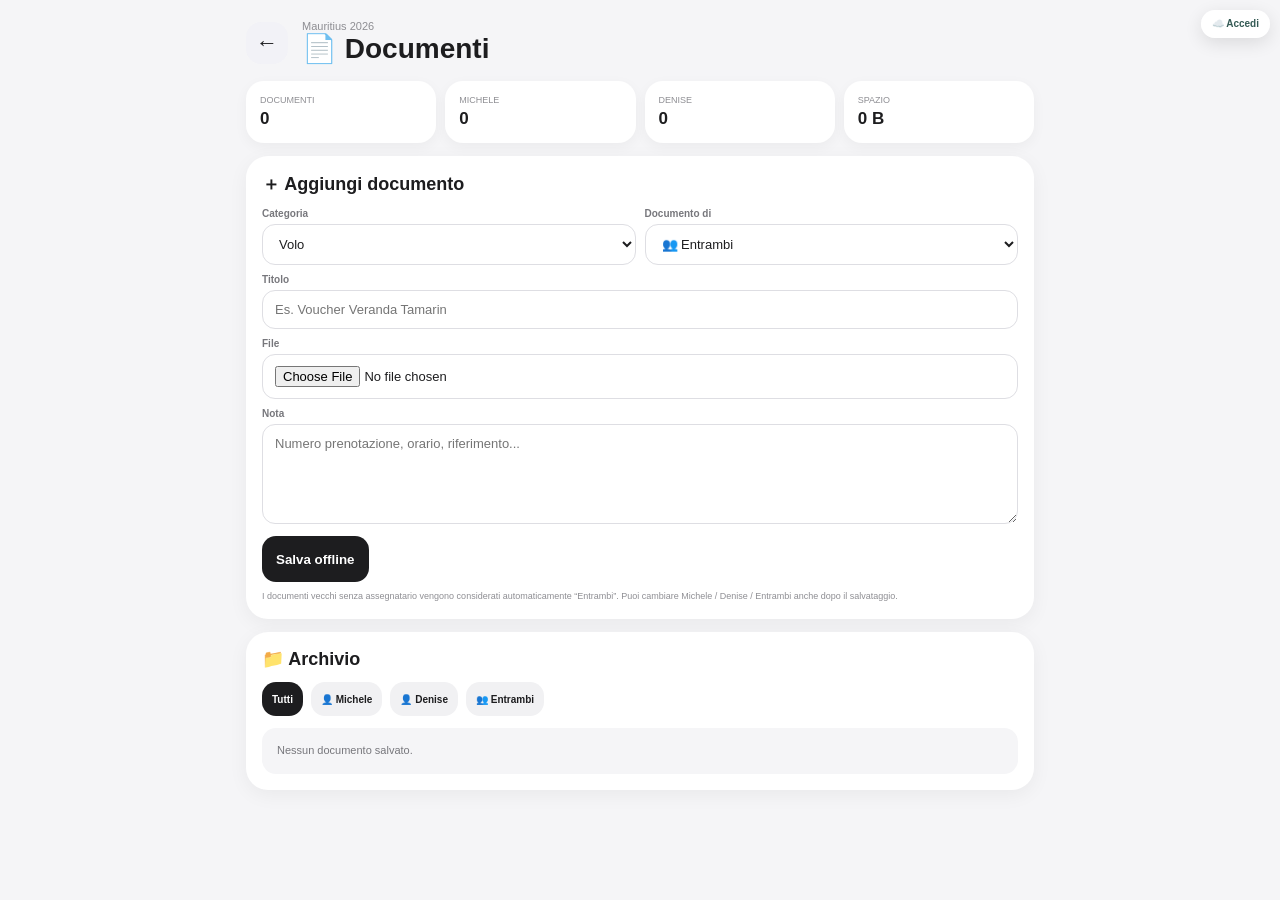
<file: documents.html>
<!DOCTYPE html>
<html lang="it">
<head>
    <meta charset="UTF-8">
    <meta name="viewport" content="width=device-width, initial-scale=1.0">
    <title>Documenti | Travel Explorer</title>
    <meta name="theme-color" content="#0c6ea8">
    <link rel="manifest" href="manifest.json">
    <link rel="apple-touch-icon" href="icons/apple-touch-icon.png">
    <link rel="icon" href="icons/favicon-64.png">
    <link rel="stylesheet" href="style.css">

    <style>
        body {
            margin: 0;
            background: #f5f5f7;
            color: #1d1d1f;
            font-family: -apple-system, BlinkMacSystemFont, "Segoe UI", sans-serif;
        }

        .module-page {
            max-width: 820px;
            margin: 0 auto;
            padding: 20px 16px 80px;
        }

        .module-header {
            display: flex;
            align-items: center;
            gap: 14px;
            margin-bottom: 16px;
        }

        .module-header h1 {
            margin: 0;
            font-size: 28px;
        }

        .module-kicker {
            color: #8e8e93;
            font-size: 11px;
        }

        .panel {
            background: white;
            border-radius: 22px;
            padding: 16px;
            margin-bottom: 13px;
            box-shadow: 0 5px 20px rgba(0,0,0,.05);
        }

        .panel h2 {
            margin: 0 0 12px;
            font-size: 18px;
        }

        .grid-2 {
            display: grid;
            grid-template-columns: 1fr 1fr;
            gap: 9px;
        }

        .field {
            display: grid;
            gap: 5px;
        }

        .field label {
            color: #77777c;
            font-size: 10px;
            font-weight: 700;
        }

        input,
        select,
        textarea {
            width: 100%;
            box-sizing: border-box;
            border: 1px solid #dedee3;
            border-radius: 13px;
            background: white;
            padding: 11px 12px;
            font: inherit;
            font-size: 13px;
            color: #1d1d1f;
        }

        textarea {
            min-height: 100px;
            resize: vertical;
        }

        .button {
            min-height: 46px;
            border: 0;
            border-radius: 14px;
            background: #1d1d1f;
            color: white;
            font-weight: 800;
            cursor: pointer;
            padding: 0 14px;
        }

        .button.secondary {
            background: #f1f1f3;
            color: #1d1d1f;
        }

        .button.small {
            min-height: 34px;
            padding: 0 10px;
            font-size: 10px;
        }

        .button-row {
            display: flex;
            flex-wrap: wrap;
            gap: 8px;
            margin-top: 12px;
        }

        .summary-grid {
            display: grid;
            grid-template-columns: repeat(2, minmax(0, 1fr));
            gap: 9px;
            margin-bottom: 13px;
        }

        .summary-card {
            background: white;
            border-radius: 18px;
            padding: 14px;
            box-shadow: 0 4px 14px rgba(0,0,0,.045);
        }

        .summary-card span {
            display: block;
            color: #8e8e93;
            font-size: 9px;
            margin-bottom: 4px;
        }

        .summary-card strong {
            display: block;
            font-size: 17px;
        }

        .item-list {
            display: grid;
            gap: 8px;
        }

        .item-card {
            padding: 13px;
            border-radius: 16px;
            background: #f5f5f7;
        }

        .item-top {
            display: flex;
            justify-content: space-between;
            align-items: flex-start;
            gap: 10px;
        }

        .item-card h3 {
            margin: 0;
            font-size: 13px;
        }

        .item-card p {
            margin: 5px 0 0;
            color: #6f6f74;
            font-size: 10px;
            line-height: 1.45;
        }

        .tag-row {
            display: flex;
            flex-wrap: wrap;
            gap: 5px;
            margin-top: 8px;
        }

        .tag {
            padding: 6px 8px;
            border-radius: 9px;
            background: white;
            color: #5e5e63;
            font-size: 9px;
            font-weight: 700;
            border: 0;
            text-decoration: none;
            cursor: pointer;
        }

        .empty {
            padding: 15px;
            border-radius: 14px;
            background: #f5f5f7;
            color: #77777c;
            font-size: 11px;
            line-height: 1.45;
        }

        .section-note {
            margin-top: 8px;
            color: #8e8e93;
            font-size: 9px;
            line-height: 1.45;
        }

        .owner-select {
            width: auto;
            min-width: 112px;
            padding: 7px 8px;
            border-radius: 10px;
            font-size: 10px;
            background: white;
        }

        .doc-filter.active {
            background: #1d1d1f;
            color: white;
        }

        @media (min-width: 620px) {
            .summary-grid {
                grid-template-columns: repeat(4, minmax(0, 1fr));
            }
        }
    </style>
</head>

<body>

<div class="module-page">

    <header class="module-header">
        <a href="index.html" class="back-button">←</a>

        <div>
            <div class="module-kicker">Mauritius 2026</div>
            <h1>📄 Documenti</h1>
        </div>
    </header>

    <section id="documents-summary" class="summary-grid"></section>

    <section class="panel">
        <h2>＋ Aggiungi documento</h2>

        <div class="grid-2">

            <div class="field">
                <label>Categoria</label>

                <select id="doc-category">
                    <option>Volo</option>
                    <option>Hotel</option>
                    <option>Auto</option>
                    <option>Assicurazione</option>
                    <option>Attività</option>
                    <option>Passaporto / ID</option>
                    <option>Altro</option>
                </select>
            </div>

            <div class="field">
                <label>Documento di</label>

                <select id="doc-owner">
                    <option value="shared">👥 Entrambi</option>
                    <option value="michele">👤 Michele</option>
                    <option value="denise">👤 Denise</option>
                </select>
            </div>

        </div>

        <div class="field" style="margin-top:9px;">
            <label>Titolo</label>
            <input
                id="doc-title"
                type="text"
                placeholder="Es. Voucher Veranda Tamarin"
            >
        </div>

        <div class="field" style="margin-top:9px;">
            <label>File</label>

            <input
                id="doc-file"
                type="file"
                accept="application/pdf,image/*"
            >
        </div>

        <div class="field" style="margin-top:9px;">
            <label>Nota</label>

            <textarea
                id="doc-note"
                placeholder="Numero prenotazione, orario, riferimento..."
            ></textarea>
        </div>

        <div class="button-row">
            <button
                id="add-document"
                class="button"
            >
                Salva offline
            </button>
        </div>

        <div class="section-note">
            I documenti vecchi senza assegnatario vengono considerati automaticamente
            “Entrambi”. Puoi cambiare Michele / Denise / Entrambi anche dopo il salvataggio.
        </div>
    </section>

    <section class="panel">
        <h2>📁 Archivio</h2>

        <div
            class="button-row"
            style="margin-top:0;margin-bottom:12px;"
        >
            <button
                class="button small secondary doc-filter active"
                data-owner-filter="all"
            >
                Tutti
            </button>

            <button
                class="button small secondary doc-filter"
                data-owner-filter="michele"
            >
                👤 Michele
            </button>

            <button
                class="button small secondary doc-filter"
                data-owner-filter="denise"
            >
                👤 Denise
            </button>

            <button
                class="button small secondary doc-filter"
                data-owner-filter="shared"
            >
                👥 Entrambi
            </button>
        </div>

        <div
            id="document-list"
            class="item-list"
        ></div>
    </section>

</div>

<script src="vendor/supabase.min.js"></script>
<script src="sync-config.js"></script>
<script src="travel-store.js"></script>
<script src="travel-sync.js"></script>
<script src="documents.js"></script>

<script src="pwa-register.js"></script>
</body>
</html>
</file>
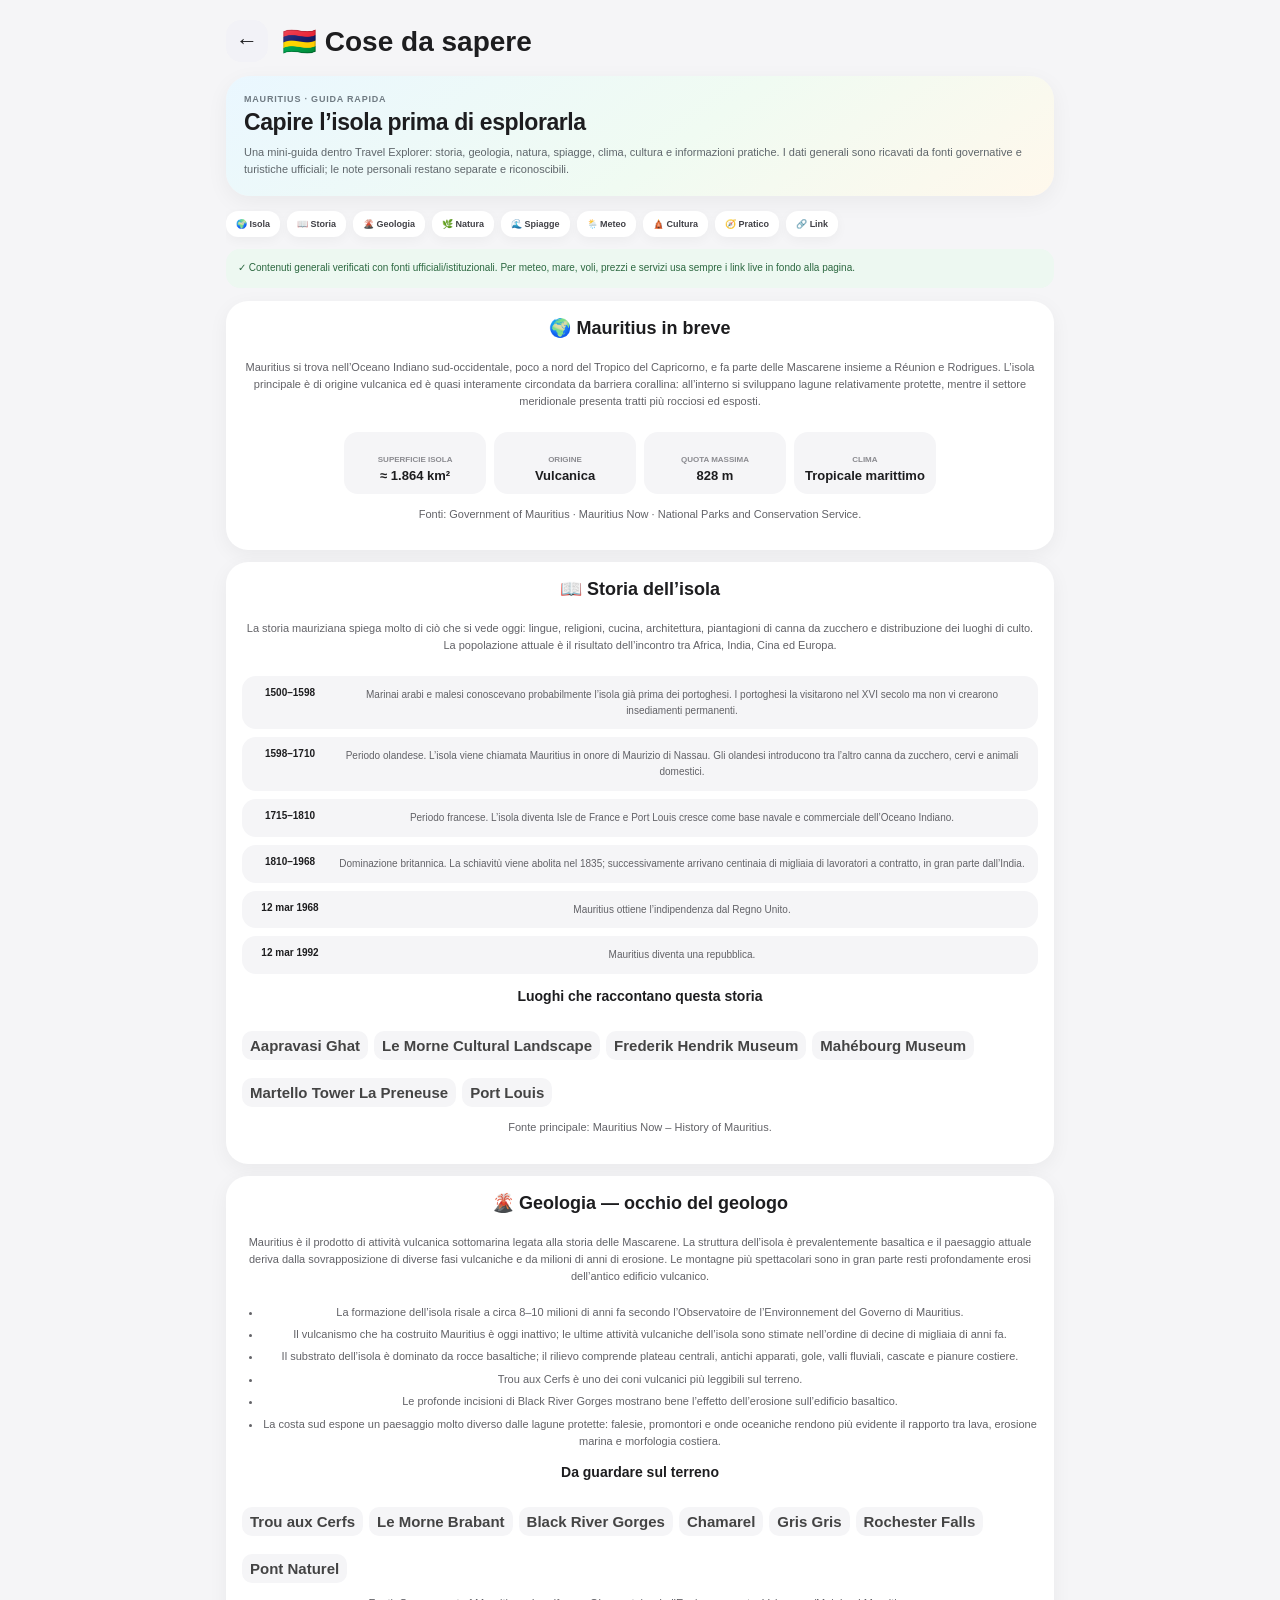
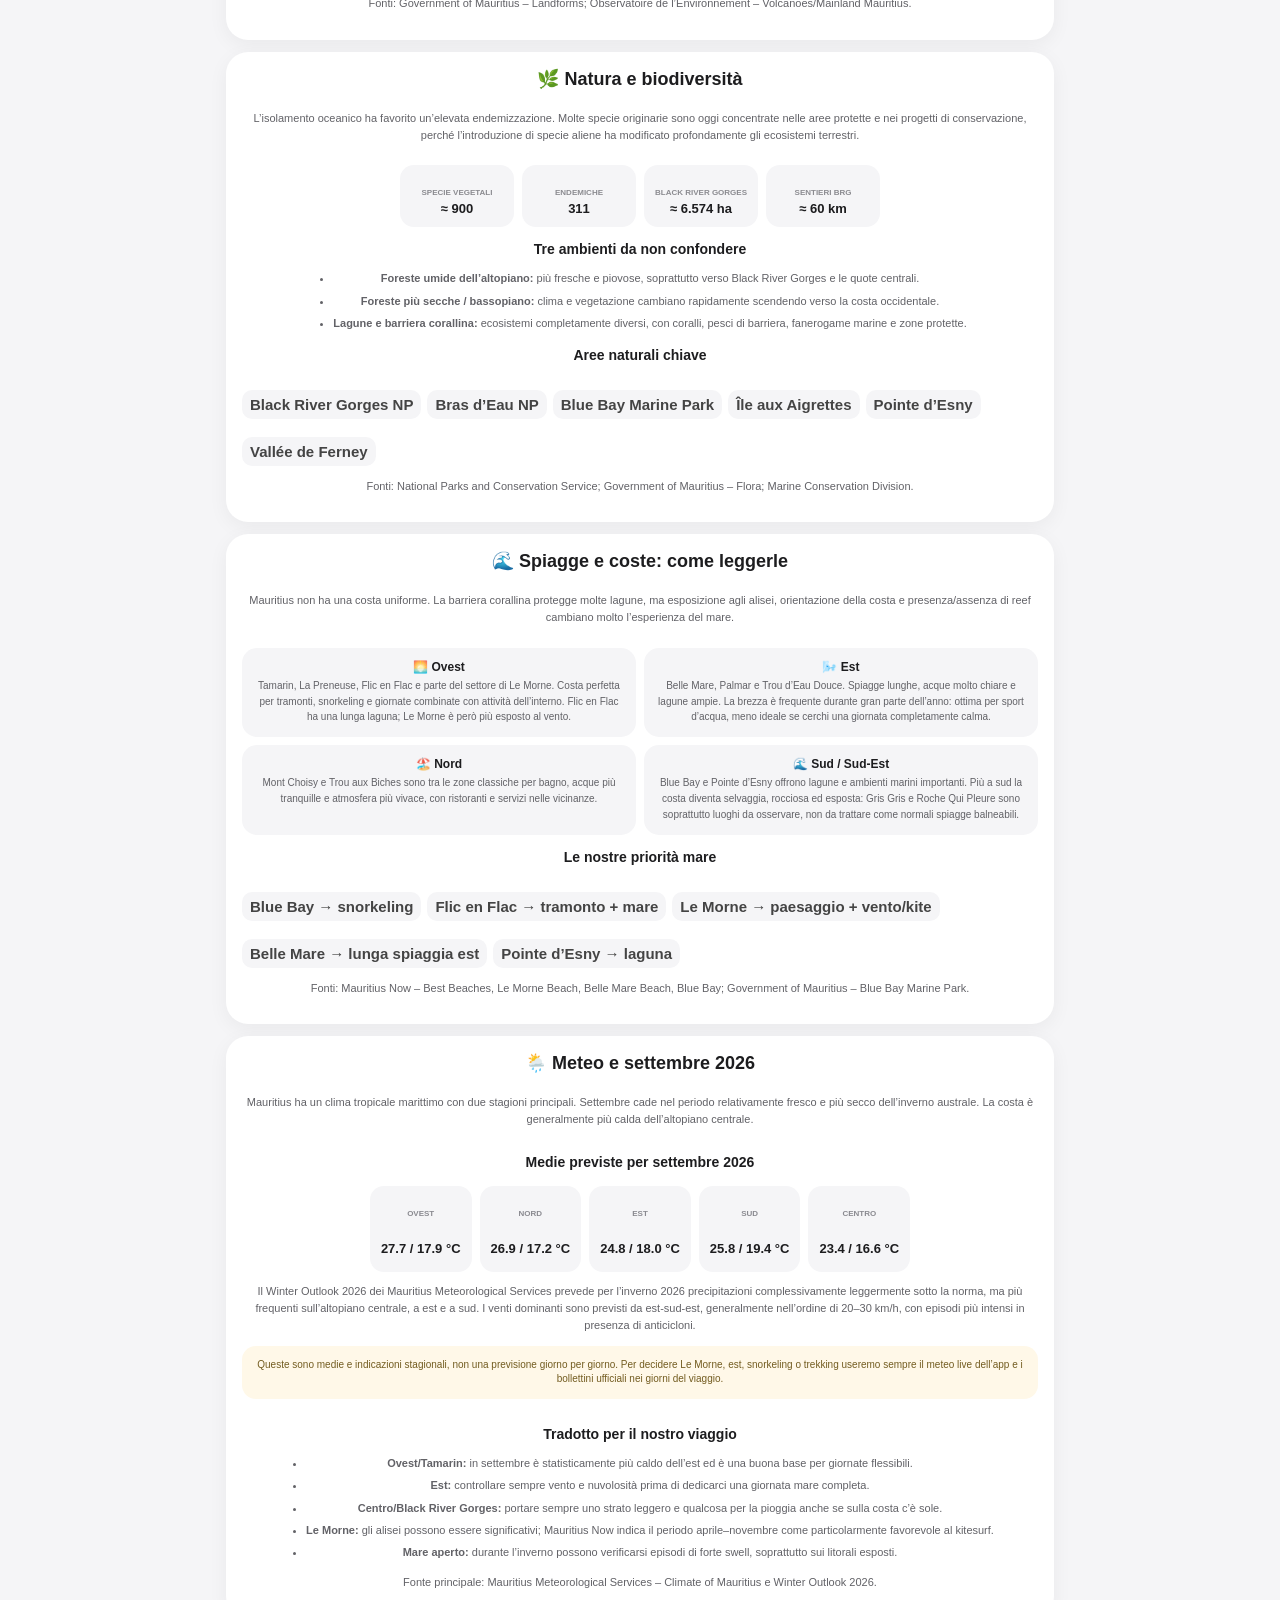
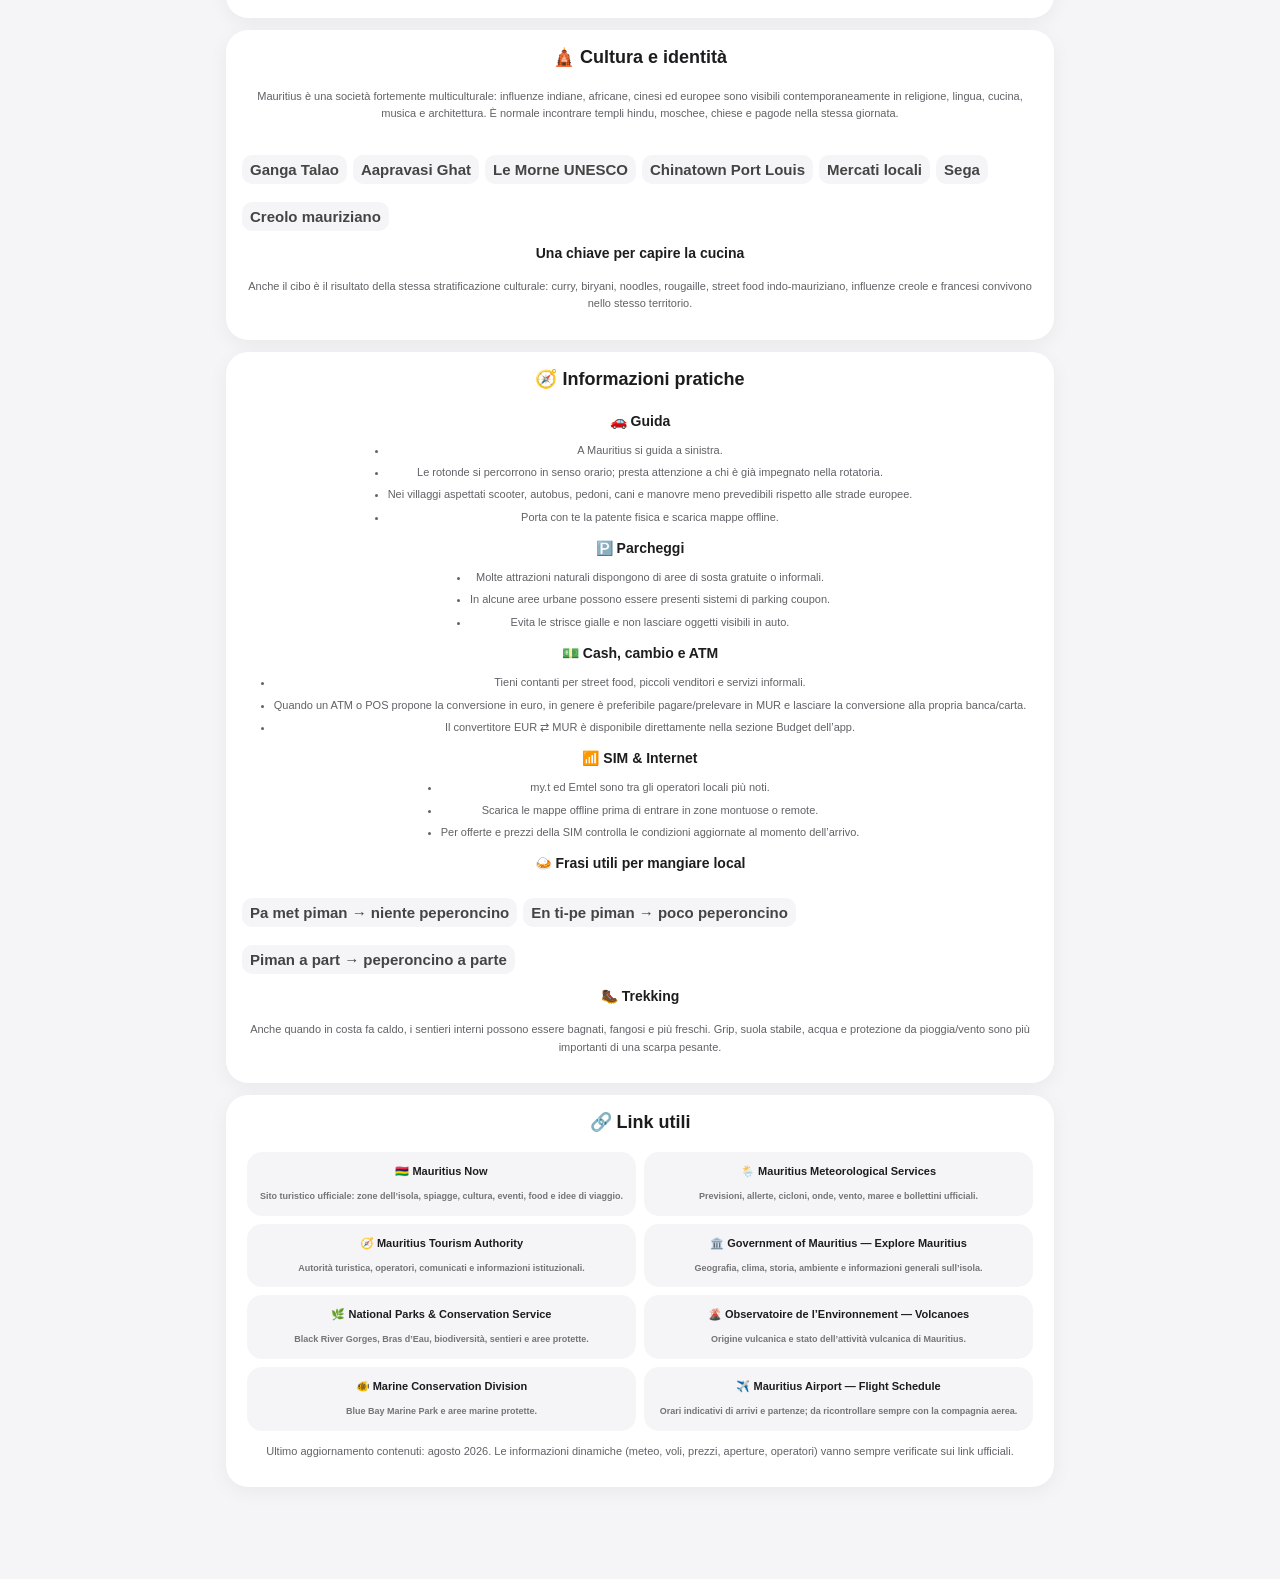
<file: mauritius-info.html>
<!DOCTYPE html>
<html lang="it">
<head>
    <meta charset="UTF-8">
    <meta name="viewport" content="width=device-width, initial-scale=1.0, viewport-fit=cover">
    <meta name="theme-color" content="#0c6ea8">
    <title>Cose da sapere | Travel Explorer</title>
    <link rel="manifest" href="manifest.json">
    <link rel="apple-touch-icon" href="icons/apple-touch-icon.png">
    <link rel="icon" href="icons/favicon-64.png">

    <link rel="stylesheet" href="style.css">

    <style>
        * { box-sizing: border-box; }

        body {
            margin: 0;
            background: #f5f5f7;
            color: #1d1d1f;
            font-family: -apple-system, BlinkMacSystemFont, "Segoe UI", sans-serif;
        }

        .page {
            max-width: 860px;
            margin: 0 auto;
            padding: 20px 16px 80px;
        }

        .header {
            display: flex;
            align-items: center;
            gap: 14px;
            margin-bottom: 14px;
        }

        .header h1 {
            margin: 0;
            font-size: 28px;
        }

        .hero {
            padding: 18px;
            margin-bottom: 13px;
            border-radius: 24px;
            background:
                linear-gradient(
                    145deg,
                    #eaf7ff 0%,
                    #f0fbf2 55%,
                    #fff8ec 100%
                );
            box-shadow: 0 6px 22px rgba(0,0,0,.05);
        }

        .hero-kicker {
            color: #6f7a82;
            font-size: 9px;
            font-weight: 800;
            letter-spacing: .8px;
            text-transform: uppercase;
        }

        .hero h2 {
            margin: 5px 0 8px;
            font-size: 23px;
            letter-spacing: -.4px;
        }

        .hero p {
            margin: 0;
            color: #5f666b;
            font-size: 11px;
            line-height: 1.55;
        }

        .quick-nav {
            display: flex;
            gap: 7px;
            overflow-x: auto;
            padding: 2px 0 12px;
            scrollbar-width: none;
        }

        .quick-nav::-webkit-scrollbar {
            display: none;
        }

        .quick-nav a {
            flex: 0 0 auto;
            padding: 8px 10px;
            border-radius: 12px;
            background: white;
            color: #414147;
            text-decoration: none;
            font-size: 9px;
            font-weight: 800;
            box-shadow: 0 3px 12px rgba(0,0,0,.045);
        }

        .note {
            padding: 12px;
            border-radius: 14px;
            background: #fff8e8;
            color: #735c20;
            font-size: 10px;
            line-height: 1.45;
            margin-bottom: 13px;
        }

        .verified {
            background: #edf8f1;
            color: #2c6840;
        }

        .card {
            padding: 16px;
            margin-bottom: 12px;
            border-radius: 22px;
            background: white;
            box-shadow: 0 5px 20px rgba(0,0,0,.05);
            scroll-margin-top: 14px;
        }

        .card h2 {
            margin: 0 0 9px;
            font-size: 18px;
        }

        .card h3 {
            margin: 14px 0 6px;
            font-size: 14px;
        }

        .card p,
        .card li {
            color: #626267;
            font-size: 11px;
            line-height: 1.58;
        }

        .card ul {
            margin: 7px 0 0;
            padding-left: 20px;
        }

        .card li + li {
            margin-top: 5px;
        }

        .facts-grid {
            display: grid;
            grid-template-columns: repeat(2, minmax(0,1fr));
            gap: 8px;
            margin-top: 10px;
        }

        .fact {
            padding: 11px;
            border-radius: 14px;
            background: #f5f5f7;
        }

        .fact span {
            display: block;
            color: #8b8b90;
            font-size: 8px;
            font-weight: 800;
            margin-bottom: 4px;
            text-transform: uppercase;
        }

        .fact strong {
            display: block;
            font-size: 13px;
        }

        .timeline {
            display: grid;
            gap: 8px;
            margin-top: 10px;
        }

        .timeline-item {
            display: grid;
            grid-template-columns: 74px 1fr;
            gap: 10px;
            padding: 11px;
            border-radius: 14px;
            background: #f5f5f7;
        }

        .timeline-item strong {
            font-size: 10px;
        }

        .timeline-item p {
            margin: 0;
            font-size: 10px;
        }

        .coast-grid {
            display: grid;
            gap: 8px;
            margin-top: 10px;
        }

        .coast {
            padding: 12px;
            border-radius: 15px;
            background: #f5f5f7;
        }

        .coast strong {
            display: block;
            font-size: 12px;
            margin-bottom: 4px;
        }

        .coast p {
            margin: 0;
            font-size: 10px;
        }

        .weather-grid {
            display: grid;
            grid-template-columns: repeat(2, minmax(0,1fr));
            gap: 8px;
            margin-top: 10px;
        }

        .weather-box {
            padding: 11px;
            border-radius: 14px;
            background: #f5f5f7;
        }

        .weather-box span {
            display: block;
            color: #8a8a90;
            font-size: 8px;
            margin-bottom: 3px;
        }

        .weather-box strong {
            font-size: 13px;
        }

        .pill-row {
            display: flex;
            flex-wrap: wrap;
            gap: 6px;
            margin-top: 9px;
        }

        .pill {
            padding: 6px 8px;
            border-radius: 10px;
            background: #f5f5f7;
            font-size: 9px;
            font-weight: 700;
            color: #5d5d62;
        }

        .link-grid {
            display: grid;
            gap: 8px;
            margin-top: 10px;
        }

        .link-card {
            display: block;
            padding: 13px;
            border-radius: 15px;
            background: #f5f5f7;
            color: #1d1d1f;
            text-decoration: none;
        }

        .link-card strong {
            display: block;
            font-size: 11px;
            margin-bottom: 3px;
        }

        .link-card span {
            display: block;
            color: #747479;
            font-size: 9px;
            line-height: 1.4;
        }

        .source-note {
            margin-top: 12px;
            color: #8b8b90;
            font-size: 8.5px;
            line-height: 1.45;
        }

        @media (min-width: 680px) {
            .facts-grid {
                grid-template-columns: repeat(4, minmax(0,1fr));
            }

            .weather-grid {
                grid-template-columns: repeat(5, minmax(0,1fr));
            }

            .coast-grid,
            .link-grid {
                grid-template-columns: repeat(2, minmax(0,1fr));
            }
        }
    </style>
</head>

<body>
<div class="page">

    <header class="header">
        <a href="index.html" class="back-button">←</a>
        <h1>🇲🇺 Cose da sapere</h1>
    </header>


    <section class="hero">
        <div class="hero-kicker">Mauritius · guida rapida</div>
        <h2>Capire l’isola prima di esplorarla</h2>
        <p>
            Una mini-guida dentro Travel Explorer: storia, geologia, natura, spiagge,
            clima, cultura e informazioni pratiche. I dati generali sono ricavati da fonti
            governative e turistiche ufficiali; le note personali restano separate e riconoscibili.
        </p>
    </section>


    <nav class="quick-nav">
        <a href="#isola">🌍 Isola</a>
        <a href="#storia">📖 Storia</a>
        <a href="#geologia">🌋 Geologia</a>
        <a href="#natura">🌿 Natura</a>
        <a href="#spiagge">🌊 Spiagge</a>
        <a href="#meteo">🌦️ Meteo</a>
        <a href="#cultura">🛕 Cultura</a>
        <a href="#pratico">🧭 Pratico</a>
        <a href="#link">🔗 Link</a>
    </nav>


    <div class="note verified">
        ✓ Contenuti generali verificati con fonti ufficiali/istituzionali.
        Per meteo, mare, voli, prezzi e servizi usa sempre i link live in fondo alla pagina.
    </div>


    <!-- ISOLA ================================================= -->

    <section id="isola" class="card">
        <h2>🌍 Mauritius in breve</h2>

        <p>
            Mauritius si trova nell’Oceano Indiano sud-occidentale, poco a nord del Tropico del
            Capricorno, e fa parte delle Mascarene insieme a Réunion e Rodrigues. L’isola principale
            è di origine vulcanica ed è quasi interamente circondata da barriera corallina:
            all’interno si sviluppano lagune relativamente protette, mentre il settore meridionale
            presenta tratti più rocciosi ed esposti.
        </p>

        <div class="facts-grid">
            <div class="fact">
                <span>Superficie isola</span>
                <strong>≈ 1.864 km²</strong>
            </div>

            <div class="fact">
                <span>Origine</span>
                <strong>Vulcanica</strong>
            </div>

            <div class="fact">
                <span>Quota massima</span>
                <strong>828 m</strong>
            </div>

            <div class="fact">
                <span>Clima</span>
                <strong>Tropicale marittimo</strong>
            </div>
        </div>

        <p class="source-note">
            Fonti: Government of Mauritius · Mauritius Now · National Parks and Conservation Service.
        </p>
    </section>


    <!-- STORIA ================================================= -->

    <section id="storia" class="card">
        <h2>📖 Storia dell’isola</h2>

        <p>
            La storia mauriziana spiega molto di ciò che si vede oggi: lingue, religioni,
            cucina, architettura, piantagioni di canna da zucchero e distribuzione dei luoghi
            di culto. La popolazione attuale è il risultato dell’incontro tra Africa, India,
            Cina ed Europa.
        </p>

        <div class="timeline">
            <div class="timeline-item">
                <strong>1500–1598</strong>
                <p>
                    Marinai arabi e malesi conoscevano probabilmente l’isola già prima dei
                    portoghesi. I portoghesi la visitarono nel XVI secolo ma non vi crearono
                    insediamenti permanenti.
                </p>
            </div>

            <div class="timeline-item">
                <strong>1598–1710</strong>
                <p>
                    Periodo olandese. L’isola viene chiamata Mauritius in onore di Maurizio di Nassau.
                    Gli olandesi introducono tra l’altro canna da zucchero, cervi e animali domestici.
                </p>
            </div>

            <div class="timeline-item">
                <strong>1715–1810</strong>
                <p>
                    Periodo francese. L’isola diventa Isle de France e Port Louis cresce come
                    base navale e commerciale dell’Oceano Indiano.
                </p>
            </div>

            <div class="timeline-item">
                <strong>1810–1968</strong>
                <p>
                    Dominazione britannica. La schiavitù viene abolita nel 1835; successivamente
                    arrivano centinaia di migliaia di lavoratori a contratto, in gran parte dall’India.
                </p>
            </div>

            <div class="timeline-item">
                <strong>12 mar 1968</strong>
                <p>
                    Mauritius ottiene l’indipendenza dal Regno Unito.
                </p>
            </div>

            <div class="timeline-item">
                <strong>12 mar 1992</strong>
                <p>
                    Mauritius diventa una repubblica.
                </p>
            </div>
        </div>

        <h3>Luoghi che raccontano questa storia</h3>
        <div class="pill-row">
            <span class="pill">Aapravasi Ghat</span>
            <span class="pill">Le Morne Cultural Landscape</span>
            <span class="pill">Frederik Hendrik Museum</span>
            <span class="pill">Mahébourg Museum</span>
            <span class="pill">Martello Tower La Preneuse</span>
            <span class="pill">Port Louis</span>
        </div>

        <p class="source-note">
            Fonte principale: Mauritius Now – History of Mauritius.
        </p>
    </section>


    <!-- GEOLOGIA =============================================== -->

    <section id="geologia" class="card">
        <h2>🌋 Geologia — occhio del geologo</h2>

        <p>
            Mauritius è il prodotto di attività vulcanica sottomarina legata alla storia delle
            Mascarene. La struttura dell’isola è prevalentemente basaltica e il paesaggio attuale
            deriva dalla sovrapposizione di diverse fasi vulcaniche e da milioni di anni di erosione.
            Le montagne più spettacolari sono in gran parte resti profondamente erosi dell’antico
            edificio vulcanico.
        </p>

        <ul>
            <li>
                La formazione dell’isola risale a circa 8–10 milioni di anni fa secondo
                l’Observatoire de l’Environnement del Governo di Mauritius.
            </li>
            <li>
                Il vulcanismo che ha costruito Mauritius è oggi inattivo; le ultime attività
                vulcaniche dell’isola sono stimate nell’ordine di decine di migliaia di anni fa.
            </li>
            <li>
                Il substrato dell’isola è dominato da rocce basaltiche; il rilievo comprende
                plateau centrali, antichi apparati, gole, valli fluviali, cascate e pianure costiere.
            </li>
            <li>
                Trou aux Cerfs è uno dei coni vulcanici più leggibili sul terreno.
            </li>
            <li>
                Le profonde incisioni di Black River Gorges mostrano bene l’effetto dell’erosione
                sull’edificio basaltico.
            </li>
            <li>
                La costa sud espone un paesaggio molto diverso dalle lagune protette:
                falesie, promontori e onde oceaniche rendono più evidente il rapporto tra
                lava, erosione marina e morfologia costiera.
            </li>
        </ul>

        <h3>Da guardare sul terreno</h3>
        <div class="pill-row">
            <span class="pill">Trou aux Cerfs</span>
            <span class="pill">Le Morne Brabant</span>
            <span class="pill">Black River Gorges</span>
            <span class="pill">Chamarel</span>
            <span class="pill">Gris Gris</span>
            <span class="pill">Rochester Falls</span>
            <span class="pill">Pont Naturel</span>
        </div>

        <p class="source-note">
            Fonti: Government of Mauritius – Landforms; Observatoire de l’Environnement – Volcanoes/Mainland Mauritius.
        </p>
    </section>


    <!-- NATURA ================================================= -->

    <section id="natura" class="card">
        <h2>🌿 Natura e biodiversità</h2>

        <p>
            L’isolamento oceanico ha favorito un’elevata endemizzazione. Molte specie originarie
            sono oggi concentrate nelle aree protette e nei progetti di conservazione, perché
            l’introduzione di specie aliene ha modificato profondamente gli ecosistemi terrestri.
        </p>

        <div class="facts-grid">
            <div class="fact">
                <span>Specie vegetali</span>
                <strong>≈ 900</strong>
            </div>

            <div class="fact">
                <span>Endemiche</span>
                <strong>311</strong>
            </div>

            <div class="fact">
                <span>Black River Gorges</span>
                <strong>≈ 6.574 ha</strong>
            </div>

            <div class="fact">
                <span>Sentieri BRG</span>
                <strong>≈ 60 km</strong>
            </div>
        </div>

        <h3>Tre ambienti da non confondere</h3>
        <ul>
            <li>
                <strong>Foreste umide dell’altopiano:</strong> più fresche e piovose,
                soprattutto verso Black River Gorges e le quote centrali.
            </li>
            <li>
                <strong>Foreste più secche / bassopiano:</strong> clima e vegetazione cambiano
                rapidamente scendendo verso la costa occidentale.
            </li>
            <li>
                <strong>Lagune e barriera corallina:</strong> ecosistemi completamente diversi,
                con coralli, pesci di barriera, fanerogame marine e zone protette.
            </li>
        </ul>

        <h3>Aree naturali chiave</h3>
        <div class="pill-row">
            <span class="pill">Black River Gorges NP</span>
            <span class="pill">Bras d’Eau NP</span>
            <span class="pill">Blue Bay Marine Park</span>
            <span class="pill">Île aux Aigrettes</span>
            <span class="pill">Pointe d’Esny</span>
            <span class="pill">Vallée de Ferney</span>
        </div>

        <p class="source-note">
            Fonti: National Parks and Conservation Service; Government of Mauritius – Flora;
            Marine Conservation Division.
        </p>
    </section>


    <!-- SPIAGGE ================================================ -->

    <section id="spiagge" class="card">
        <h2>🌊 Spiagge e coste: come leggerle</h2>

        <p>
            Mauritius non ha una costa uniforme. La barriera corallina protegge molte lagune,
            ma esposizione agli alisei, orientazione della costa e presenza/assenza di reef
            cambiano molto l’esperienza del mare.
        </p>

        <div class="coast-grid">
            <div class="coast">
                <strong>🌅 Ovest</strong>
                <p>
                    Tamarin, La Preneuse, Flic en Flac e parte del settore di Le Morne.
                    Costa perfetta per tramonti, snorkeling e giornate combinate con attività
                    dell’interno. Flic en Flac ha una lunga laguna; Le Morne è però più esposto al vento.
                </p>
            </div>

            <div class="coast">
                <strong>🌬️ Est</strong>
                <p>
                    Belle Mare, Palmar e Trou d’Eau Douce. Spiagge lunghe, acque molto chiare
                    e lagune ampie. La brezza è frequente durante gran parte dell’anno:
                    ottima per sport d’acqua, meno ideale se cerchi una giornata completamente calma.
                </p>
            </div>

            <div class="coast">
                <strong>🏖️ Nord</strong>
                <p>
                    Mont Choisy e Trou aux Biches sono tra le zone classiche per bagno,
                    acque più tranquille e atmosfera più vivace, con ristoranti e servizi nelle vicinanze.
                </p>
            </div>

            <div class="coast">
                <strong>🌊 Sud / Sud-Est</strong>
                <p>
                    Blue Bay e Pointe d’Esny offrono lagune e ambienti marini importanti.
                    Più a sud la costa diventa selvaggia, rocciosa ed esposta: Gris Gris e Roche Qui Pleure
                    sono soprattutto luoghi da osservare, non da trattare come normali spiagge balneabili.
                </p>
            </div>
        </div>

        <h3>Le nostre priorità mare</h3>
        <div class="pill-row">
            <span class="pill">Blue Bay → snorkeling</span>
            <span class="pill">Flic en Flac → tramonto + mare</span>
            <span class="pill">Le Morne → paesaggio + vento/kite</span>
            <span class="pill">Belle Mare → lunga spiaggia est</span>
            <span class="pill">Pointe d’Esny → laguna</span>
        </div>

        <p class="source-note">
            Fonti: Mauritius Now – Best Beaches, Le Morne Beach, Belle Mare Beach, Blue Bay;
            Government of Mauritius – Blue Bay Marine Park.
        </p>
    </section>


    <!-- METEO ================================================== -->

    <section id="meteo" class="card">
        <h2>🌦️ Meteo e settembre 2026</h2>

        <p>
            Mauritius ha un clima tropicale marittimo con due stagioni principali.
            Settembre cade nel periodo relativamente fresco e più secco dell’inverno australe.
            La costa è generalmente più calda dell’altopiano centrale.
        </p>

        <h3>Medie previste per settembre 2026</h3>

        <div class="weather-grid">
            <div class="weather-box">
                <span>OVEST</span>
                <strong>27.7 / 17.9 °C</strong>
            </div>

            <div class="weather-box">
                <span>NORD</span>
                <strong>26.9 / 17.2 °C</strong>
            </div>

            <div class="weather-box">
                <span>EST</span>
                <strong>24.8 / 18.0 °C</strong>
            </div>

            <div class="weather-box">
                <span>SUD</span>
                <strong>25.8 / 19.4 °C</strong>
            </div>

            <div class="weather-box">
                <span>CENTRO</span>
                <strong>23.4 / 16.6 °C</strong>
            </div>
        </div>

        <p>
            Il Winter Outlook 2026 dei Mauritius Meteorological Services prevede per l’inverno
            2026 precipitazioni complessivamente leggermente sotto la norma, ma più frequenti
            sull’altopiano centrale, a est e a sud. I venti dominanti sono previsti da est-sud-est,
            generalmente nell’ordine di 20–30 km/h, con episodi più intensi in presenza di anticicloni.
        </p>

        <div class="note">
            Queste sono medie e indicazioni stagionali, non una previsione giorno per giorno.
            Per decidere Le Morne, est, snorkeling o trekking useremo sempre il meteo live dell’app
            e i bollettini ufficiali nei giorni del viaggio.
        </div>

        <h3>Tradotto per il nostro viaggio</h3>
        <ul>
            <li>
                <strong>Ovest/Tamarin:</strong> in settembre è statisticamente più caldo dell’est
                ed è una buona base per giornate flessibili.
            </li>
            <li>
                <strong>Est:</strong> controllare sempre vento e nuvolosità prima di dedicarci
                una giornata mare completa.
            </li>
            <li>
                <strong>Centro/Black River Gorges:</strong> portare sempre uno strato leggero
                e qualcosa per la pioggia anche se sulla costa c’è sole.
            </li>
            <li>
                <strong>Le Morne:</strong> gli alisei possono essere significativi;
                Mauritius Now indica il periodo aprile–novembre come particolarmente favorevole al kitesurf.
            </li>
            <li>
                <strong>Mare aperto:</strong> durante l’inverno possono verificarsi episodi di forte swell,
                soprattutto sui litorali esposti.
            </li>
        </ul>

        <p class="source-note">
            Fonte principale: Mauritius Meteorological Services – Climate of Mauritius e Winter Outlook 2026.
        </p>
    </section>


    <!-- CULTURA ================================================= -->

    <section id="cultura" class="card">
        <h2>🛕 Cultura e identità</h2>

        <p>
            Mauritius è una società fortemente multiculturale: influenze indiane, africane,
            cinesi ed europee sono visibili contemporaneamente in religione, lingua, cucina,
            musica e architettura. È normale incontrare templi hindu, moschee, chiese e pagode
            nella stessa giornata.
        </p>

        <div class="pill-row">
            <span class="pill">Ganga Talao</span>
            <span class="pill">Aapravasi Ghat</span>
            <span class="pill">Le Morne UNESCO</span>
            <span class="pill">Chinatown Port Louis</span>
            <span class="pill">Mercati locali</span>
            <span class="pill">Sega</span>
            <span class="pill">Creolo mauriziano</span>
        </div>

        <h3>Una chiave per capire la cucina</h3>
        <p>
            Anche il cibo è il risultato della stessa stratificazione culturale:
            curry, biryani, noodles, rougaille, street food indo-mauriziano,
            influenze creole e francesi convivono nello stesso territorio.
        </p>
    </section>


    <!-- PRATICO ================================================= -->

    <section id="pratico" class="card">
        <h2>🧭 Informazioni pratiche</h2>

        <h3>🚗 Guida</h3>
        <ul>
            <li>A Mauritius si guida a sinistra.</li>
            <li>Le rotonde si percorrono in senso orario; presta attenzione a chi è già impegnato nella rotatoria.</li>
            <li>Nei villaggi aspettati scooter, autobus, pedoni, cani e manovre meno prevedibili rispetto alle strade europee.</li>
            <li>Porta con te la patente fisica e scarica mappe offline.</li>
        </ul>

        <h3>🅿️ Parcheggi</h3>
        <ul>
            <li>Molte attrazioni naturali dispongono di aree di sosta gratuite o informali.</li>
            <li>In alcune aree urbane possono essere presenti sistemi di parking coupon.</li>
            <li>Evita le strisce gialle e non lasciare oggetti visibili in auto.</li>
        </ul>

        <h3>💵 Cash, cambio e ATM</h3>
        <ul>
            <li>Tieni contanti per street food, piccoli venditori e servizi informali.</li>
            <li>Quando un ATM o POS propone la conversione in euro, in genere è preferibile pagare/prelevare in MUR e lasciare la conversione alla propria banca/carta.</li>
            <li>Il convertitore EUR ⇄ MUR è disponibile direttamente nella sezione Budget dell’app.</li>
        </ul>

        <h3>📶 SIM & Internet</h3>
        <ul>
            <li>my.t ed Emtel sono tra gli operatori locali più noti.</li>
            <li>Scarica le mappe offline prima di entrare in zone montuose o remote.</li>
            <li>Per offerte e prezzi della SIM controlla le condizioni aggiornate al momento dell’arrivo.</li>
        </ul>

        <h3>🍛 Frasi utili per mangiare local</h3>
        <div class="pill-row">
            <span class="pill">Pa met piman → niente peperoncino</span>
            <span class="pill">En ti-pe piman → poco peperoncino</span>
            <span class="pill">Piman a part → peperoncino a parte</span>
        </div>

        <h3>🥾 Trekking</h3>
        <p>
            Anche quando in costa fa caldo, i sentieri interni possono essere bagnati,
            fangosi e più freschi. Grip, suola stabile, acqua e protezione da pioggia/vento
            sono più importanti di una scarpa pesante.
        </p>
    </section>


    <!-- LINK ==================================================== -->

    <section id="link" class="card">
        <h2>🔗 Link utili</h2>

        <div class="link-grid">

            <a class="link-card"
               href="https://mauritiusnow.com/"
               target="_blank"
               rel="noopener noreferrer">
                <strong>🇲🇺 Mauritius Now</strong>
                <span>Sito turistico ufficiale: zone dell’isola, spiagge, cultura, eventi, food e idee di viaggio.</span>
            </a>

            <a class="link-card"
               href="https://metservice.intnet.mu/"
               target="_blank"
               rel="noopener noreferrer">
                <strong>🌦️ Mauritius Meteorological Services</strong>
                <span>Previsioni, allerte, cicloni, onde, vento, maree e bollettini ufficiali.</span>
            </a>

            <a class="link-card"
               href="https://www.tourismauthority.mu/"
               target="_blank"
               rel="noopener noreferrer">
                <strong>🧭 Mauritius Tourism Authority</strong>
                <span>Autorità turistica, operatori, comunicati e informazioni istituzionali.</span>
            </a>

            <a class="link-card"
               href="https://www.govmu.org/EN/Pages/exploremauritius.aspx"
               target="_blank"
               rel="noopener noreferrer">
                <strong>🏛️ Government of Mauritius — Explore Mauritius</strong>
                <span>Geografia, clima, storia, ambiente e informazioni generali sull’isola.</span>
            </a>

            <a class="link-card"
               href="https://npcs.govmu.org/"
               target="_blank"
               rel="noopener noreferrer">
                <strong>🌿 National Parks & Conservation Service</strong>
                <span>Black River Gorges, Bras d’Eau, biodiversità, sentieri e aree protette.</span>
            </a>

            <a class="link-card"
               href="https://ode.govmu.org/volcanoes"
               target="_blank"
               rel="noopener noreferrer">
                <strong>🌋 Observatoire de l’Environnement — Volcanoes</strong>
                <span>Origine vulcanica e stato dell’attività vulcanica di Mauritius.</span>
            </a>

            <a class="link-card"
               href="https://blueconomy.govmu.org/Pages/Departments/Albion%20Fisheries%20Research%20Centre%20%28AFRC%29/Marine%20Conservation%20Division/Marine-Conservation-Division.aspx"
               target="_blank"
               rel="noopener noreferrer">
                <strong>🐠 Marine Conservation Division</strong>
                <span>Blue Bay Marine Park e aree marine protette.</span>
            </a>

            <a class="link-card"
               href="https://mauritius-airport.atol.aero/passengers/flights/flight-schedule"
               target="_blank"
               rel="noopener noreferrer">
                <strong>✈️ Mauritius Airport — Flight Schedule</strong>
                <span>Orari indicativi di arrivi e partenze; da ricontrollare sempre con la compagnia aerea.</span>
            </a>

        </div>

        <p class="source-note">
            Ultimo aggiornamento contenuti: agosto 2026. Le informazioni dinamiche
            (meteo, voli, prezzi, aperture, operatori) vanno sempre verificate sui link ufficiali.
        </p>
    </section>

</div>
<script src="pwa-register.js"></script>
</body>
</html>
</file>
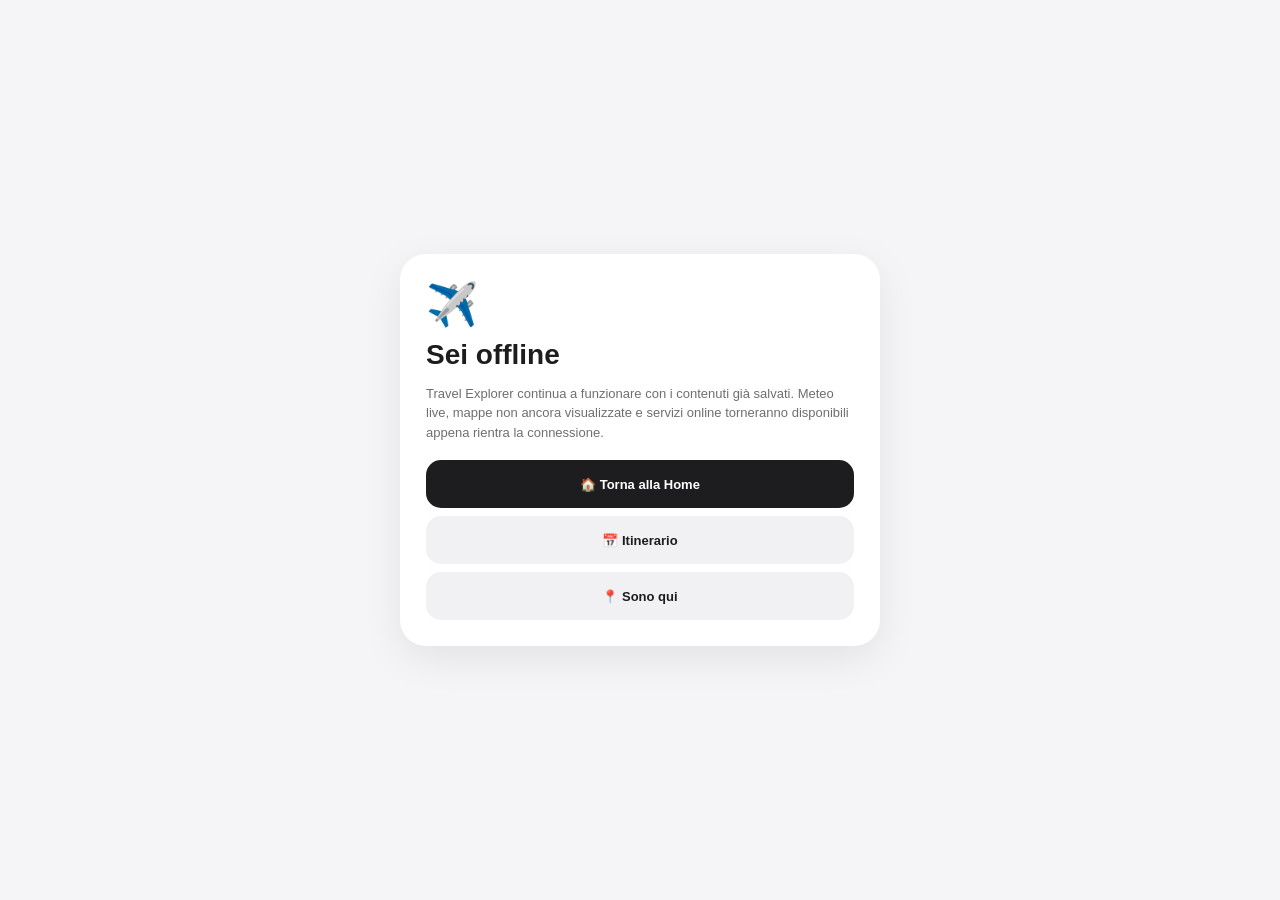
<file: offline.html>
<!DOCTYPE html>
<html lang="it">
<head>
    <meta charset="UTF-8">
    <meta name="viewport" content="width=device-width, initial-scale=1.0, viewport-fit=cover">
    <meta name="theme-color" content="#0c6ea8">
    <title>Travel Explorer — Offline</title>
    <link rel="manifest" href="manifest.json">
    <link rel="apple-touch-icon" href="icons/apple-touch-icon.png">
    <link rel="icon" href="icons/favicon-64.png">
    <style>
        * { box-sizing: border-box; }
        body {
            margin: 0;
            min-height: 100vh;
            display: grid;
            place-items: center;
            padding: 24px;
            background: #f5f5f7;
            color: #1d1d1f;
            font-family: -apple-system, BlinkMacSystemFont, "Segoe UI", sans-serif;
        }
        .card {
            width: min(480px, 100%);
            padding: 26px;
            border-radius: 26px;
            background: white;
            box-shadow: 0 12px 40px rgba(0,0,0,.08);
        }
        .icon { font-size: 42px; }
        h1 { margin: 10px 0 8px; font-size: 28px; }
        p { color: #6e6e73; line-height: 1.5; font-size: 13px; }
        .actions {
            display: grid;
            gap: 8px;
            margin-top: 18px;
        }
        a {
            display: flex;
            align-items: center;
            justify-content: center;
            min-height: 48px;
            border-radius: 15px;
            background: #1d1d1f;
            color: white;
            text-decoration: none;
            font-weight: 800;
            font-size: 13px;
        }
        a.secondary {
            background: #f1f1f3;
            color: #1d1d1f;
        }
    </style>
</head>
<body>
    <main class="card">
        <div class="icon">✈️</div>
        <h1>Sei offline</h1>
        <p>
            Travel Explorer continua a funzionare con i contenuti già salvati.
            Meteo live, mappe non ancora visualizzate e servizi online torneranno disponibili appena rientra la connessione.
        </p>

        <div class="actions">
            <a href="./index.html">🏠 Torna alla Home</a>
            <a href="./itinerary.html" class="secondary">📅 Itinerario</a>
            <a href="./here.html" class="secondary">📍 Sono qui</a>
        </div>
    </main>
<script src="pwa-register.js"></script>
</body>
</html>
</file>
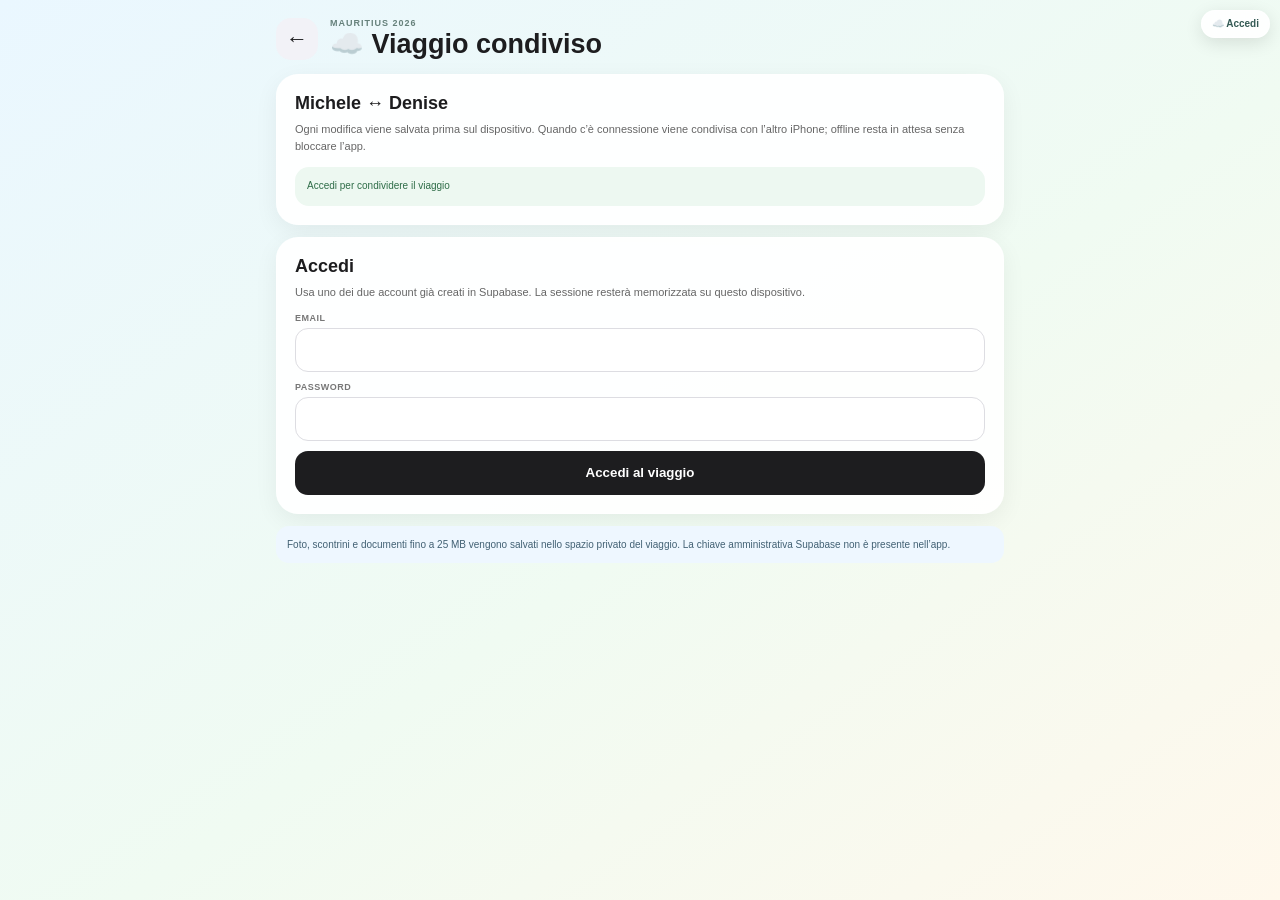
<file: sync.html>
<!DOCTYPE html>
<html lang="it">
<head>
    <meta charset="UTF-8">
    <meta name="viewport" content="width=device-width, initial-scale=1.0, viewport-fit=cover">
    <meta name="theme-color" content="#0c6ea8">
    <link rel="manifest" href="manifest.json">
    <link rel="apple-touch-icon" href="icons/apple-touch-icon.png">
    <link rel="icon" href="icons/favicon-64.png">
    <title>Sincronizzazione | Travel Explorer</title>
    <link rel="stylesheet" href="style.css">
    <style>
        body{margin:0;min-height:100vh;background:linear-gradient(145deg,#eaf7ff 0%,#f0fbf2 55%,#fff8ec 100%)}
        .sync-page{max-width:760px;margin:0 auto;padding:18px 16px 80px}
        .sync-head{display:flex;align-items:center;gap:12px;margin-bottom:14px}
        .sync-head h1{margin:0;font-size:27px}
        .sync-kicker{font-size:9px;font-weight:850;letter-spacing:1px;color:#66817b;text-transform:uppercase}
        .sync-panel{padding:18px;margin-bottom:12px;border:1px solid rgba(255,255,255,.78);border-radius:22px;background:rgba(255,255,255,.92);box-shadow:0 7px 24px rgba(0,0,0,.06)}
        .sync-panel h2{margin:0 0 7px;font-size:18px}
        .sync-panel p{margin:0 0 12px;color:#666;font-size:11px;line-height:1.55}
        .sync-grid{display:grid;grid-template-columns:1fr 1fr;gap:9px}
        .sync-card{padding:14px;border-radius:17px;background:#f5f5f7}
        .sync-card h3{margin:0 0 5px;font-size:14px}
        .sync-card p{margin:0 0 10px;font-size:10px}
        .sync-field{display:block;margin:10px 0}
        .sync-field span{display:block;margin-bottom:5px;color:#777;font-size:9px;font-weight:800;text-transform:uppercase;letter-spacing:.5px}
        .sync-field input{width:100%;min-height:44px;padding:10px 12px;border:1px solid #dddde2;border-radius:13px;background:#fff;color:#1d1d1f;font-size:14px}
        .sync-button{width:100%;min-height:44px;border:0;border-radius:13px;padding:10px 13px;background:#1d1d1f;color:#fff;font-weight:850;cursor:pointer}
        .sync-button.secondary{background:#edf2f1;color:#355b55}
        .sync-button.danger{background:#fff0ed;color:#9c3e32}
        .sync-button:disabled{opacity:.52;cursor:wait}
        .sync-actions{display:flex;flex-wrap:wrap;gap:8px}
        .sync-actions .sync-button{width:auto;flex:1 1 150px}
        .sync-status{padding:12px;border-radius:14px;background:#f5f5f7;color:#555;font-size:10px;line-height:1.45}
        .sync-status.good{background:#edf8f1;color:#2f6d48}
        .sync-status.warn{background:#fff8e8;color:#755d24}
        .sync-status.bad{background:#fff0ed;color:#963b31}
        .sync-code{display:flex;align-items:center;gap:8px;margin:10px 0;padding:12px;border:1px dashed #aac8c1;border-radius:14px;background:#f3fbf7}
        .sync-code strong{font-size:22px;letter-spacing:2px}
        .sync-code button{margin-left:auto;border:0;border-radius:10px;padding:8px 10px;background:#fff;font-weight:800}
        .sync-facts{display:grid;grid-template-columns:1fr 1fr;gap:8px;margin:10px 0}
        .sync-fact{padding:11px;border-radius:13px;background:#f5f5f7}
        .sync-fact span{display:block;color:#888;font-size:8px;text-transform:uppercase}
        .sync-fact strong{display:block;margin-top:3px;font-size:12px;word-break:break-word}
        .sync-note{padding:11px;border-radius:13px;background:#eef7ff;color:#426174;font-size:10px;line-height:1.5}
        [hidden]{display:none!important}
        @media(max-width:560px){.sync-grid,.sync-facts{grid-template-columns:1fr}.sync-page{padding-top:14px}.sync-head h1{font-size:24px}}
    </style>
</head>
<body>
<main class="sync-page">
    <header class="sync-head">
        <a class="back-button" href="index.html">←</a>
        <div>
            <div class="sync-kicker">Mauritius 2026</div>
            <h1>☁️ Viaggio condiviso</h1>
        </div>
    </header>

    <section class="sync-panel">
        <h2>Michele ↔ Denise</h2>
        <p>Ogni modifica viene salvata prima sul dispositivo. Quando c’è connessione viene condivisa con l’altro iPhone; offline resta in attesa senza bloccare l’app.</p>
        <div id="sync-page-status" class="sync-status">Controllo account…</div>
    </section>

    <section id="sync-login-view" class="sync-panel" hidden>
        <h2>Accedi</h2>
        <p>Usa uno dei due account già creati in Supabase. La sessione resterà memorizzata su questo dispositivo.</p>
        <form id="sync-login-form">
            <label class="sync-field">
                <span>Email</span>
                <input id="sync-email" type="email" autocomplete="username" required>
            </label>
            <label class="sync-field">
                <span>Password</span>
                <input id="sync-password" type="password" autocomplete="current-password" required>
            </label>
            <button class="sync-button" type="submit">Accedi al viaggio</button>
        </form>
    </section>

    <section id="sync-trip-view" class="sync-panel" hidden>
        <h2>Collega i due dispositivi</h2>
        <p>Questa operazione si esegue una sola volta. Michele crea il viaggio dal suo iPhone; Denise inserisce il codice ricevuto.</p>

        <div class="sync-grid">
            <article class="sync-card">
                <h3>1 · Telefono di Michele</h3>
                <p>Crea il viaggio usando come base i dati già presenti su questo iPhone.</p>
                <button id="sync-create-trip" class="sync-button" type="button">Crea Mauritius 2026</button>
            </article>

            <article class="sync-card">
                <h3>2 · Telefono di Denise</h3>
                <p>Inserisci il codice mostrato sul telefono di Michele.</p>
                <label class="sync-field">
                    <span>Codice viaggio</span>
                    <input id="sync-invite-input" type="text" maxlength="10" autocomplete="off" autocapitalize="characters">
                </label>
                <button id="sync-join-trip" class="sync-button secondary" type="button">Collega questo iPhone</button>
            </article>
        </div>
    </section>

    <section id="sync-connected-view" class="sync-panel" hidden>
        <h2 id="sync-trip-name">Mauritius 2026</h2>
        <p>Il viaggio è collegato. Il codice serve soltanto per aggiungere l’altro account.</p>

        <div id="sync-invite-box" class="sync-code">
            <div>
                <span class="sync-kicker">Codice viaggio</span>
                <strong id="sync-invite-code">—</strong>
            </div>
            <button id="sync-copy-code" type="button">Copia</button>
        </div>

        <div class="sync-facts">
            <div class="sync-fact"><span>Account</span><strong id="sync-account-email">—</strong></div>
            <div class="sync-fact"><span>Ruolo</span><strong id="sync-account-role">—</strong></div>
            <div class="sync-fact"><span>Modifiche in attesa</span><strong id="sync-pending-count">0</strong></div>
            <div class="sync-fact"><span>Ultimo allineamento</span><strong id="sync-last-time">—</strong></div>
        </div>

        <div class="sync-actions">
            <button id="sync-now" class="sync-button" type="button">↻ Sincronizza ora</button>
            <button id="sync-sign-out" class="sync-button danger" type="button">Esci da questo account</button>
        </div>
    </section>

    <section id="sync-account-view" class="sync-panel" hidden>
        <h2>Profilo e password</h2>
        <div class="sync-grid">
            <div>
                <label class="sync-field">
                    <span>Nome mostrato nelle modifiche</span>
                    <input id="sync-display-name" type="text" maxlength="40" autocomplete="name">
                </label>
                <button id="sync-save-name" class="sync-button secondary" type="button">Salva nome</button>
            </div>
            <div>
                <label class="sync-field">
                    <span>Nuova password</span>
                    <input id="sync-new-password" type="password" minlength="8" autocomplete="new-password">
                </label>
                <button id="sync-change-password" class="sync-button secondary" type="button">Cambia password</button>
            </div>
        </div>
    </section>

    <div class="sync-note">Foto, scontrini e documenti fino a 25 MB vengono salvati nello spazio privato del viaggio. La chiave amministrativa Supabase non è presente nell’app.</div>
</main>

<script src="vendor/supabase.min.js"></script>
<script src="sync-config.js"></script>
<script src="travel-store.js"></script>
<script src="travel-sync.js"></script>
<script src="sync.js"></script>
<script src="pwa-register.js"></script>
</body>
</html>
</file>
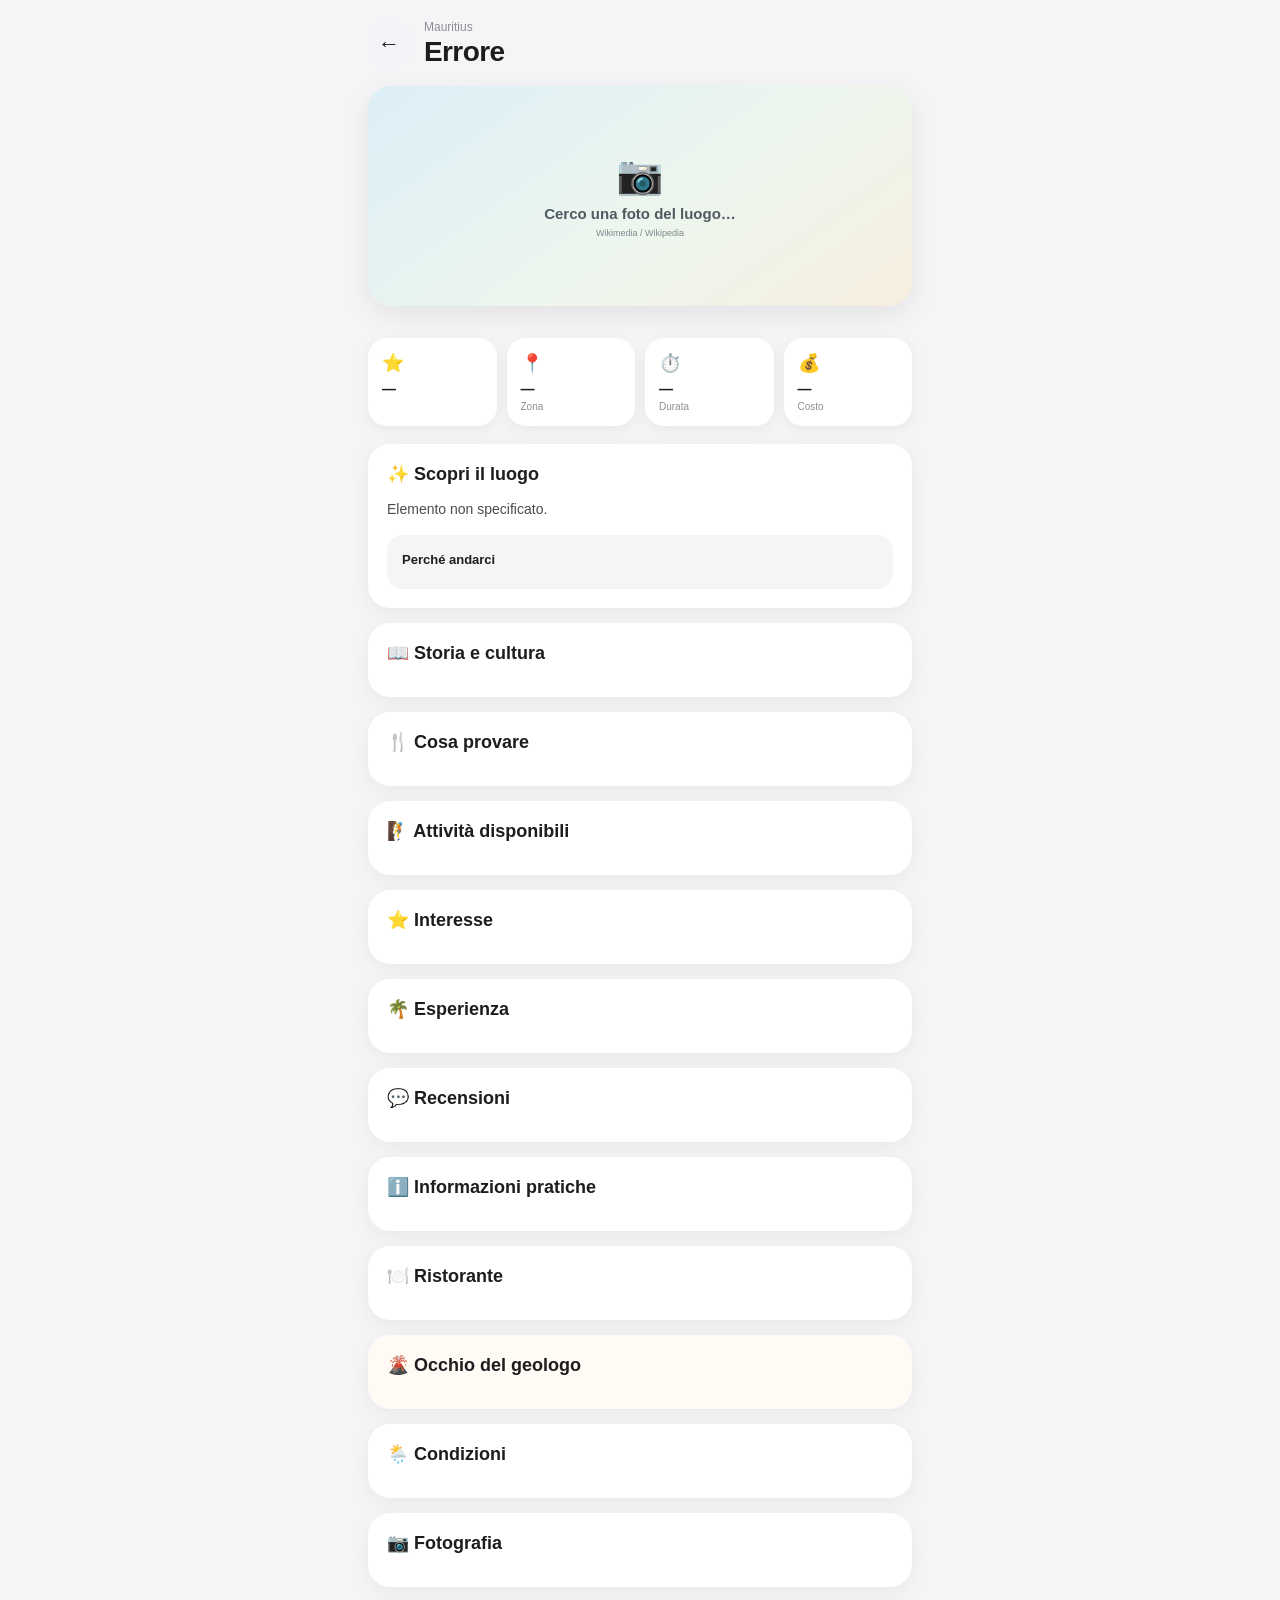
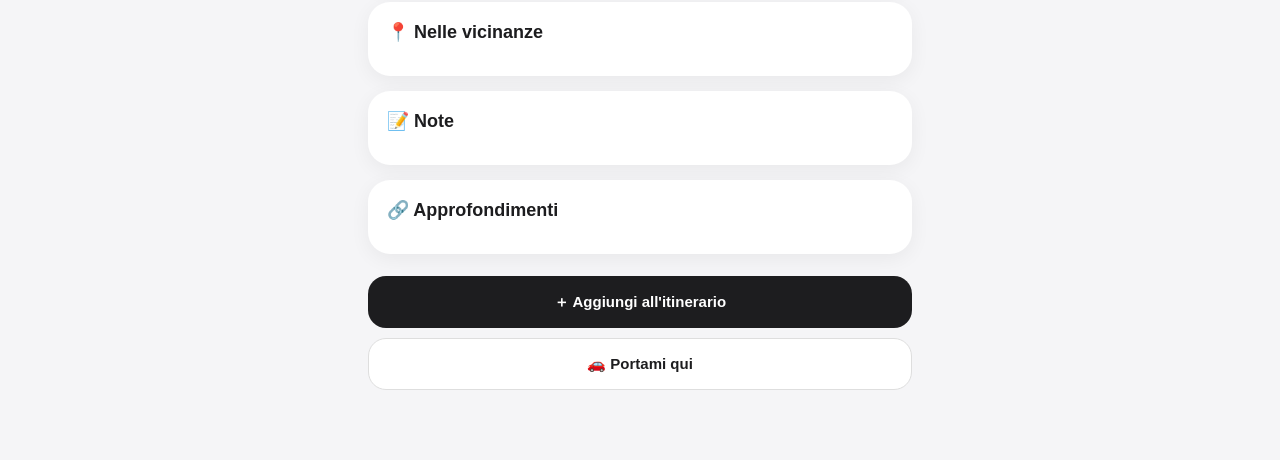
<file: pages/place.html>
<!DOCTYPE html>
<html lang="it">

<head>
    <meta charset="UTF-8">
    <meta
        name="viewport"
        content="width=device-width, initial-scale=1.0, viewport-fit=cover"
    >

    <meta
        name="theme-color"
        content="#0c6ea8"
    >

    <title>Travel Explorer</title>
    <link rel="manifest" href="../manifest.json">
    <link rel="apple-touch-icon" href="../icons/apple-touch-icon.png">
    <link rel="icon" href="../icons/favicon-64.png">

    <link
        rel="stylesheet"
        href="../style.css"
    >

    <style>
        .place-photo-section {
            position: relative;
            overflow: hidden;
            min-height: 220px;
            margin: 8px 0 14px;
            border-radius: 24px;
            background:
                linear-gradient(
                    145deg,
                    #dceef7 0%,
                    #edf6ee 55%,
                    #f7efe0 100%
                );
            box-shadow: 0 8px 28px rgba(0,0,0,.08);
        }

        .place-photo-image {
            display: none;
            width: 100%;
            height: clamp(220px, 52vw, 390px);
            object-fit: cover;
            object-position: center;
        }

        .place-photo-section.has-photo
        .place-photo-image {
            display: block;
        }

        .place-photo-fallback {
            display: grid;
            place-content: center;
            gap: 6px;
            min-height: 220px;
            padding: 24px;
            text-align: center;
            color: #4f5960;
        }

        .place-photo-section.has-photo
        .place-photo-fallback {
            display: none;
        }

        .place-photo-fallback-icon {
            display: block;
            margin-bottom: 2px;
            font-size: 38px;
        }

        .place-photo-fallback strong {
            font-size: 15px;
        }

        .place-photo-fallback small {
            color: #7e878c;
            font-size: 9px;
        }

        .place-photo-meta {
            position: absolute;
            left: 10px;
            right: 10px;
            bottom: 10px;
            display: none;
            justify-content: flex-end;
            pointer-events: none;
        }

        .place-photo-section.has-photo
        .place-photo-meta {
            display: flex;
        }

        .place-photo-section.no-photo
        .place-photo-meta {
            position: static;
            display: flex;
            justify-content: center;
            padding: 0 14px 12px;
        }

        .place-photo-meta span {
            max-width: 100%;
            padding: 6px 8px;
            border-radius: 9px;
            background: rgba(20,20,22,.68);
            color: rgba(255,255,255,.94);
            backdrop-filter: blur(8px);
            -webkit-backdrop-filter: blur(8px);
            font-size: 8px;
            line-height: 1.35;
            pointer-events: auto;
        }

        .place-photo-section.no-photo
        .place-photo-meta span {
            background: rgba(255,255,255,.62);
            color: #7b7b80;
        }

        .place-photo-meta a {
            color: inherit;
            font-weight: 800;
        }

        .place-photo-section.loading::after {
            content: "";
            position: absolute;
            inset: 0;
            transform: translateX(-100%);
            background:
                linear-gradient(
                    90deg,
                    transparent,
                    rgba(255,255,255,.34),
                    transparent
                );
            animation:
                place-photo-loading 1.35s infinite;
        }

        @keyframes place-photo-loading {
            100% {
                transform: translateX(100%);
            }
        }
    </style>
</head>


<body class="detail-body">

<div
    id="place-page"
    class="place-page"
>

    <header class="detail-header">

        <a
            href="../map.html"
            class="back-button"
        >
            ←
        </a>

        <div class="detail-header-text">

            <div class="place-small-title">
                Mauritius
            </div>

            <h1 id="place-name">
                Caricamento...
            </h1>

        </div>

    </header>


    <!-- FOTO DEL LUOGO ======================================== -->

    <section
        id="place-photo-section"
        class="place-photo-section loading"
        aria-label="Anteprima fotografica del luogo"
    >

        <img
            id="place-photo-image"
            class="place-photo-image"
            alt=""
        >

        <div
            id="place-photo-fallback"
            class="place-photo-fallback"
        >
            <span class="place-photo-fallback-icon">📷</span>
            <strong>Cerco una foto del luogo…</strong>
            <small>Wikimedia / Wikipedia</small>
        </div>

        <div
            id="place-photo-meta"
            class="place-photo-meta"
        ></div>

    </section>


    <div
        id="place-categories"
        class="place-tags"
    ></div>


    <section
        id="quick-info-section"
        class="quick-info-grid"
    >

        <div
            id="rating-box"
            class="quick-info-box"
        >
            <span class="quick-icon">⭐</span>
            <strong id="quick-rating">—</strong>
            <small id="quick-reviews"></small>
        </div>

        <div class="quick-info-box">
            <span class="quick-icon">📍</span>
            <strong id="place-area">—</strong>
            <small>Zona</small>
        </div>

        <div class="quick-info-box">
            <span class="quick-icon">⏱️</span>
            <strong id="place-duration">—</strong>
            <small>Durata</small>
        </div>

        <div
            id="price-box"
            class="quick-info-box"
        >
            <span class="quick-icon">💰</span>
            <strong id="quick-price">—</strong>
            <small>Costo</small>
        </div>

    </section>


    <section
        id="description-section"
        class="info-card"
    >
        <h2>✨ Scopri il luogo</h2>
        <p id="place-description"></p>

        <div
            id="why-go-container"
            class="highlight-box"
        >
            <strong>Perché andarci</strong>
            <p id="place-why-go"></p>
        </div>
    </section>


    <section
        id="history-section"
        class="info-card"
    >
        <h2>📖 Storia e cultura</h2>
        <p id="place-history"></p>
    </section>


    <section
        id="must-try-section"
        class="info-card"
    >
        <h2>🍴 Cosa provare</h2>

        <div
            id="must-try-list"
            class="chip-list"
        ></div>
    </section>


    <section
        id="activities-section"
        class="info-card"
    >
        <h2>🧗 Attività disponibili</h2>
        <div id="activity-options"></div>
    </section>


    <section
        id="interest-section"
        class="info-card"
    >
        <h2>⭐ Interesse</h2>
        <div id="place-interests"></div>
    </section>


    <section
        id="experience-section"
        class="info-card"
    >
        <h2>🌴 Esperienza</h2>
        <div id="experience-content"></div>
    </section>


    <section
        id="reviews-section"
        class="info-card"
    >
        <h2>💬 Recensioni</h2>
        <div id="reviews-content"></div>
    </section>


    <section
        id="practical-section"
        class="info-card"
    >
        <h2>ℹ️ Informazioni pratiche</h2>

        <div
            id="practical-content"
            class="detail-list"
        ></div>
    </section>


    <section
        id="restaurant-section"
        class="info-card"
    >
        <h2>🍽️ Ristorante</h2>
        <div id="restaurant-content"></div>
    </section>


    <section
        id="geology-section"
        class="info-card geology-card"
    >
        <h2>🌋 Occhio del geologo</h2>
        <div id="geology-content"></div>
    </section>


    <section
        id="conditions-section"
        class="info-card"
    >
        <h2>🌦️ Condizioni</h2>

        <div
            id="conditions-content"
            class="detail-list"
        ></div>
    </section>


    <section
        id="photography-section"
        class="info-card"
    >
        <h2>📷 Fotografia</h2>

        <div
            id="photography-content"
            class="detail-list"
        ></div>
    </section>


    <section
        id="nearby-section"
        class="info-card"
    >
        <h2>📍 Nelle vicinanze</h2>
        <div id="nearby-content"></div>
    </section>


    <section
        id="notes-section"
        class="info-card"
    >
        <h2>📝 Note</h2>
        <p id="place-notes"></p>
    </section>


    <section
        id="links-section"
        class="info-card"
    >
        <h2>🔗 Approfondimenti</h2>
        <div id="place-links"></div>
    </section>


    <div class="place-actions">

        <button
            id="add-itinerary-button"
            class="primary-action"
        >
            ＋ Aggiungi all'itinerario
        </button>

        <button
            id="navigate-button"
            class="secondary-action"
        >
            🚗 Portami qui
        </button>

    </div>

</div>


<script src="../script.js"></script>

<script src="../pwa-register.js"></script>
</body>
</html>
</file>
<file: style.css>
/* =========================================================
   TRAVEL EXPLORER
   STYLE PRINCIPALE
========================================================= */


/* =========================================================
   RESET
========================================================= */

* {
    box-sizing: border-box;
}

html {
    margin: 0;
    padding: 0;
}

body {
    margin: 0;

    font-family:
        -apple-system,
        BlinkMacSystemFont,
        "Segoe UI",
        Roboto,
        Helvetica,
        Arial,
        sans-serif;

    background: #f5f5f7;
    color: #1d1d1f;
}

button,
input,
select,
textarea {
    font-family: inherit;
}


/* =========================================================
   HOME
========================================================= */

.app {

    width: 100%;
    max-width: 460px;

    margin: 0 auto;

    padding:
        max(35px, env(safe-area-inset-top))
        20px
        50px;

}


.app h1 {

    margin: 0 0 5px;

    font-size: 34px;
    line-height: 1.1;

    letter-spacing: -1px;

}


.app h2 {

    margin: 7px 0 0;

    font-size: 19px;
    font-weight: 500;

    color: #8e8e93;

}


.menu {

    display: grid;

    grid-template-columns:
        repeat(2, minmax(0, 1fr));

    gap: 14px;

    margin-top: 32px;

}


.card {

    min-height: 130px;

    display: flex;
    flex-direction: column;

    align-items: center;
    justify-content: center;

    padding: 20px 14px;

    background: #ffffff;

    border-radius: 24px;

    box-shadow:
        0 7px 25px
        rgba(0, 0, 0, 0.07);

    text-decoration: none;
    color: #1d1d1f;

    text-align: center;

    font-size: 35px;

    cursor: pointer;

    transition:
        transform 0.18s ease,
        box-shadow 0.18s ease;

}


.card:hover {

    transform: translateY(-3px);

    box-shadow:
        0 10px 30px
        rgba(0, 0, 0, 0.10);

}


.card span {

    display: block;

    margin-top: 12px;

    color: #444;

    font-size: 15px;
    font-weight: 650;

}


/* =========================================================
   MAPPA
========================================================= */

.map-page {

    margin: 0;

    width: 100vw;
    height: 100vh;

    overflow: hidden;

    background: #eef0f2;

}


/* MAPPA LEAFLET */

#map {

    position: absolute;

    top: 0;
    left: 0;

    width: 100vw;
    height: 100vh;

    z-index: 1;

}


/* =========================================================
   HEADER MAPPA
========================================================= */

.map-header {

    position: absolute;

    top: 0;
    left: 0;
    right: 0;

    z-index: 1000;

    min-height: 82px;

    display: flex;
    align-items: center;

    gap: 14px;

    padding:
        max(10px, env(safe-area-inset-top))
        16px
        10px;

    background:
        rgba(255, 255, 255, 0.93);

    backdrop-filter: blur(22px);
    -webkit-backdrop-filter: blur(22px);

    border-bottom:
        1px solid rgba(0, 0, 0, 0.05);

}


.back-button {

    flex: 0 0 auto;

    width: 42px;
    height: 42px;

    display: flex;
    align-items: center;
    justify-content: center;

    border-radius: 15px;

    background: #f2f2f7;

    color: #1d1d1f;

    text-decoration: none;

    font-size: 22px;

}


.map-header-title {

    font-size: 20px;
    font-weight: 750;

}


.map-header-subtitle {

    margin-top: 2px;

    color: #8e8e93;

    font-size: 12px;

}


/* =========================================================
   FILTRI MAPPA
========================================================= */

.map-filters {

    position: absolute;

    top: 95px;
    left: 0;
    right: 0;

    z-index: 1000;

    display: flex;

    gap: 9px;

    overflow-x: auto;

    padding: 10px 14px 14px;

    scrollbar-width: none;

}


.map-filters::-webkit-scrollbar {

    display: none;

}


.filter-button {

    flex: 0 0 auto;

    width: auto;

    min-height: 44px;

    padding: 10px 15px;

    border: 1px solid
        rgba(0, 0, 0, 0.04);

    border-radius: 22px;

    background:
        rgba(255, 255, 255, 0.96);

    color: #1d1d1f;

    font-size: 13px;
    font-weight: 650;

    box-shadow:
        0 5px 17px
        rgba(0, 0, 0, 0.10);

    cursor: pointer;

    white-space: nowrap;

}


.filter-button.active {

    background: #1d1d1f;

    color: #ffffff;

    border-color: #1d1d1f;

}


/* =========================================================
   POPUP MAPPA
========================================================= */

.travel-popup {

    min-width: 210px;
    max-width: 270px;

}


.travel-popup-category {

    margin-bottom: 5px;

    color: #8e8e93;

    font-size: 11px;

    text-transform: capitalize;

}


.travel-popup-title {

    margin-bottom: 8px;

    font-size: 17px;
    font-weight: 750;

}


.popup-quick-info {

    margin-bottom: 9px;

    color: #444;

    font-size: 12px;
    font-weight: 650;

}


.travel-popup-description {

    margin-bottom: 14px;

    color: #5f5f63;

    font-size: 13px;
    line-height: 1.45;

}


.travel-popup-button {

    display: block;

    padding: 11px 13px;

    border-radius: 13px;

    background: #1d1d1f;

    color: #ffffff !important;

    text-decoration: none;

    text-align: center;

    font-size: 13px;
    font-weight: 650;

}


/* =========================================================
   SCHEDA DETTAGLIO
========================================================= */

.detail-body {

    margin: 0;

    background: #f5f5f7;

    color: #1d1d1f;

}


.place-page {

    width: 100%;
    max-width: 580px;

    margin: 0 auto;

    padding:
        max(20px, env(safe-area-inset-top))
        18px
        70px;

}


/* HEADER SCHEDA */

.detail-header,
.place-header {

    display: flex;
    align-items: center;

    gap: 14px;

    margin-bottom: 18px;

}


.detail-header-text {

    flex: 1;

    min-width: 0;

}


.detail-header h1,
.place-header h1 {

    margin: 3px 0 0;

    font-size: 28px;
    line-height: 1.1;

    letter-spacing: -0.6px;

}


.place-small-title {

    color: #8e8e93;

    font-size: 12px;

}


/* =========================================================
   TAG
========================================================= */

.place-tags {

    display: flex;
    flex-wrap: wrap;

    gap: 7px;

    margin-bottom: 18px;

}


.place-tag {

    display: inline-block;

    padding: 7px 11px;

    border-radius: 14px;

    background: #e9e9ee;

    color: #555;

    font-size: 11px;
    font-weight: 600;

    text-transform: capitalize;

}


/* =========================================================
   DATI RAPIDI
========================================================= */

.quick-info-grid {

    display: grid;

    grid-template-columns:
        repeat(2, minmax(0, 1fr));

    gap: 10px;

    margin-bottom: 18px;

}


.quick-info-box {

    min-width: 0;

    padding: 14px;

    background: #ffffff;

    border-radius: 19px;

    box-shadow:
        0 4px 16px
        rgba(0, 0, 0, 0.055);

}


.quick-icon {

    display: block;

    margin-bottom: 7px;

    font-size: 18px;

}


.quick-info-box strong {

    display: block;

    overflow-wrap: anywhere;

    font-size: 14px;

}


.quick-info-box small {

    display: block;

    margin-top: 4px;

    color: #8e8e93;

    font-size: 10px;

}


/* =========================================================
   CARD
========================================================= */

.info-card {

    margin-bottom: 15px;

    padding: 19px;

    background: #ffffff;

    border-radius: 22px;

    box-shadow:
        0 5px 20px
        rgba(0, 0, 0, 0.055);

}


.info-card h2 {

    margin: 0 0 14px;

    font-size: 18px;

}


.info-card h3 {

    margin:
        0 0 10px;

}


.info-card p {

    margin-top: 0;

    color: #4c4c4f;

    font-size: 14px;
    line-height: 1.55;

}


/* =========================================================
   PERCHÉ ANDARCI
========================================================= */

.highlight-box {

    margin-top: 15px;

    padding: 15px;

    border-radius: 16px;

    background: #f5f5f7;

}


.highlight-box strong {

    font-size: 13px;

}


.highlight-box p {

    margin:
        6px 0 0;

}


/* =========================================================
   INTERESSI
========================================================= */

.interest-row {

    display: flex;

    align-items: center;
    justify-content: space-between;

    gap: 12px;

    padding: 10px 0;

    border-bottom:
        1px solid #eeeeee;

}


.interest-row:last-child {

    border-bottom: none;

}


.interest-row span {

    font-size: 13px;

}


.interest-row strong {

    flex: 0 0 auto;

    letter-spacing: 1px;

    font-size: 13px;

}


/* =========================================================
   GEOLOGIA
========================================================= */

.geology-card {

    background: #fffaf3;

}


.geology-block {

    margin-bottom: 14px;
    padding-bottom: 14px;

    border-bottom:
        1px solid rgba(0, 0, 0, 0.07);

}


.geology-block:last-child {

    margin-bottom: 0;

}


.geology-block strong {

    display: block;

    margin-bottom: 5px;

    font-size: 13px;

}


.geology-block p {

    margin-bottom: 0;

}


/* =========================================================
   DETTAGLI
========================================================= */

.detail-list {

    width: 100%;

}


.detail-row {

    display: flex;

    align-items: flex-start;
    justify-content: space-between;

    gap: 18px;

    padding: 11px 0;

    border-bottom:
        1px solid #eeeeee;

}


.detail-row:last-child {

    border-bottom: none;

}


.detail-row span {

    color: #6e6e73;

    font-size: 12px;

}


.detail-row strong {

    max-width: 62%;

    text-align: right;

    font-size: 12px;
    line-height: 1.4;

}


/* =========================================================
   CHIP / FOOD
========================================================= */

.chip-list {

    display: flex;
    flex-wrap: wrap;

    gap: 8px;

}


.food-chip {

    display: inline-block;

    padding: 8px 11px;

    border-radius: 15px;

    background: #f2f2f7;

    font-size: 11px;
    font-weight: 550;

}


/* =========================================================
   ATTIVITÀ
========================================================= */

.activity-card {

    margin-bottom: 11px;

    padding: 15px;

    border-radius: 17px;

    background: #f5f5f7;

}


.activity-card:last-child {

    margin-bottom: 0;

}


.activity-title {

    margin-bottom: 9px;

    font-size: 14px;
    font-weight: 750;

}


.activity-meta {

    display: flex;
    flex-wrap: wrap;

    gap: 6px;

}


.activity-meta span {

    display: inline-block;

    padding: 6px 8px;

    border-radius: 10px;

    background: #ffffff;

    font-size: 10px;

}


.activity-note {

    margin-top: 10px;

    color: #6e6e73;

    font-size: 11px;
    line-height: 1.45;

}


/* =========================================================
   RECENSIONI
========================================================= */

.review-score {

    display: flex;
    flex-direction: column;

    gap: 5px;

}


.review-score strong {

    font-size: 22px;

}


.review-score span,
.review-score small {

    color: #6e6e73;

}


.review-summary {

    margin-top: 17px;

    padding: 15px;

    border-radius: 16px;

    background: #f5f5f7;

}


.review-summary strong {

    font-size: 13px;

}


.review-summary p {

    margin:
        7px 0 0;

}


/* =========================================================
   SOTTOTITOLI
========================================================= */

.subsection-title {

    margin-top: 18px;
    margin-bottom: 9px;

    font-size: 12px;
    font-weight: 750;

}


/* =========================================================
   LINK
========================================================= */

.place-link {

    display: block;

    margin-bottom: 8px;

    padding: 12px 14px;

    border-radius: 14px;

    background: #f5f5f7;

    color: #1d1d1f;

    text-decoration: none;

    font-size: 13px;
    font-weight: 650;

}


.place-link:last-child {

    margin-bottom: 0;

}


/* =========================================================
   VICINANZE
========================================================= */

.nearby-card {

    display: flex;
    flex-direction: column;

    gap: 3px;

    margin-bottom: 8px;

    padding: 13px;

    border-radius: 15px;

    background: #f5f5f7;

    color: #1d1d1f;

    text-decoration: none;

}


.nearby-card strong {

    font-size: 13px;

}


.nearby-card span {

    color: #8e8e93;

    font-size: 11px;

}


/* =========================================================
   AZIONI
========================================================= */

.place-actions {

    display: flex;
    flex-direction: column;

    gap: 10px;

    margin-top: 22px;

}


.primary-action,
.secondary-action {

    width: 100%;

    min-height: 52px;

    padding: 13px 15px;

    border-radius: 18px;

    font-size: 14px;
    font-weight: 700;

    cursor: pointer;

}


.primary-action {

    border: none;

    background: #1d1d1f;

    color: #ffffff;

}


.secondary-action {

    border:
        1px solid #dedede;

    background: #ffffff;

    color: #1d1d1f;

}


/* =========================================================
   TABLET / DESKTOP
========================================================= */

@media (min-width: 480px) {

    .quick-info-grid {

        grid-template-columns:
            repeat(4, minmax(0, 1fr));

    }

}


@media (min-width: 700px) {

    .app {

        max-width: 650px;

        padding-top: 55px;

    }


    .menu {

        grid-template-columns:
            repeat(3, minmax(0, 1fr));

    }

}

.nearby-card {
    display: flex;
    flex-direction: column;
    gap: 3px;
    padding: 13px;
    margin-bottom: 8px;
    border-radius: 15px;
    background: #f5f5f7;
    color: #1d1d1f;
    text-decoration: none;
}


.nearby-card span {
    color: #8e8e93;
    font-size: 12px;
}


.place-actions {
    display: flex;
    flex-direction: column;
    gap: 10px;
    margin-top: 22px;
}


.primary-action,
.secondary-action {
    width: 100%;
    min-height: 52px;
    border: none;
    border-radius: 18px;
    font-size: 15px;
    font-weight: 650;
    cursor: pointer;
}


.primary-action {
    background: #1d1d1f;
    color: white;
}


.secondary-action {
    background: white;
    color: #1d1d1f;
    border: 1px solid #dedede;
}


.popup-quick-info {
    margin-bottom: 9px;
    font-size: 12px;
    font-weight: 600;
}


@media (min-width: 480px) {

    .quick-info-grid {
        grid-template-columns: repeat(4, 1fr);
    }

}
</file>
